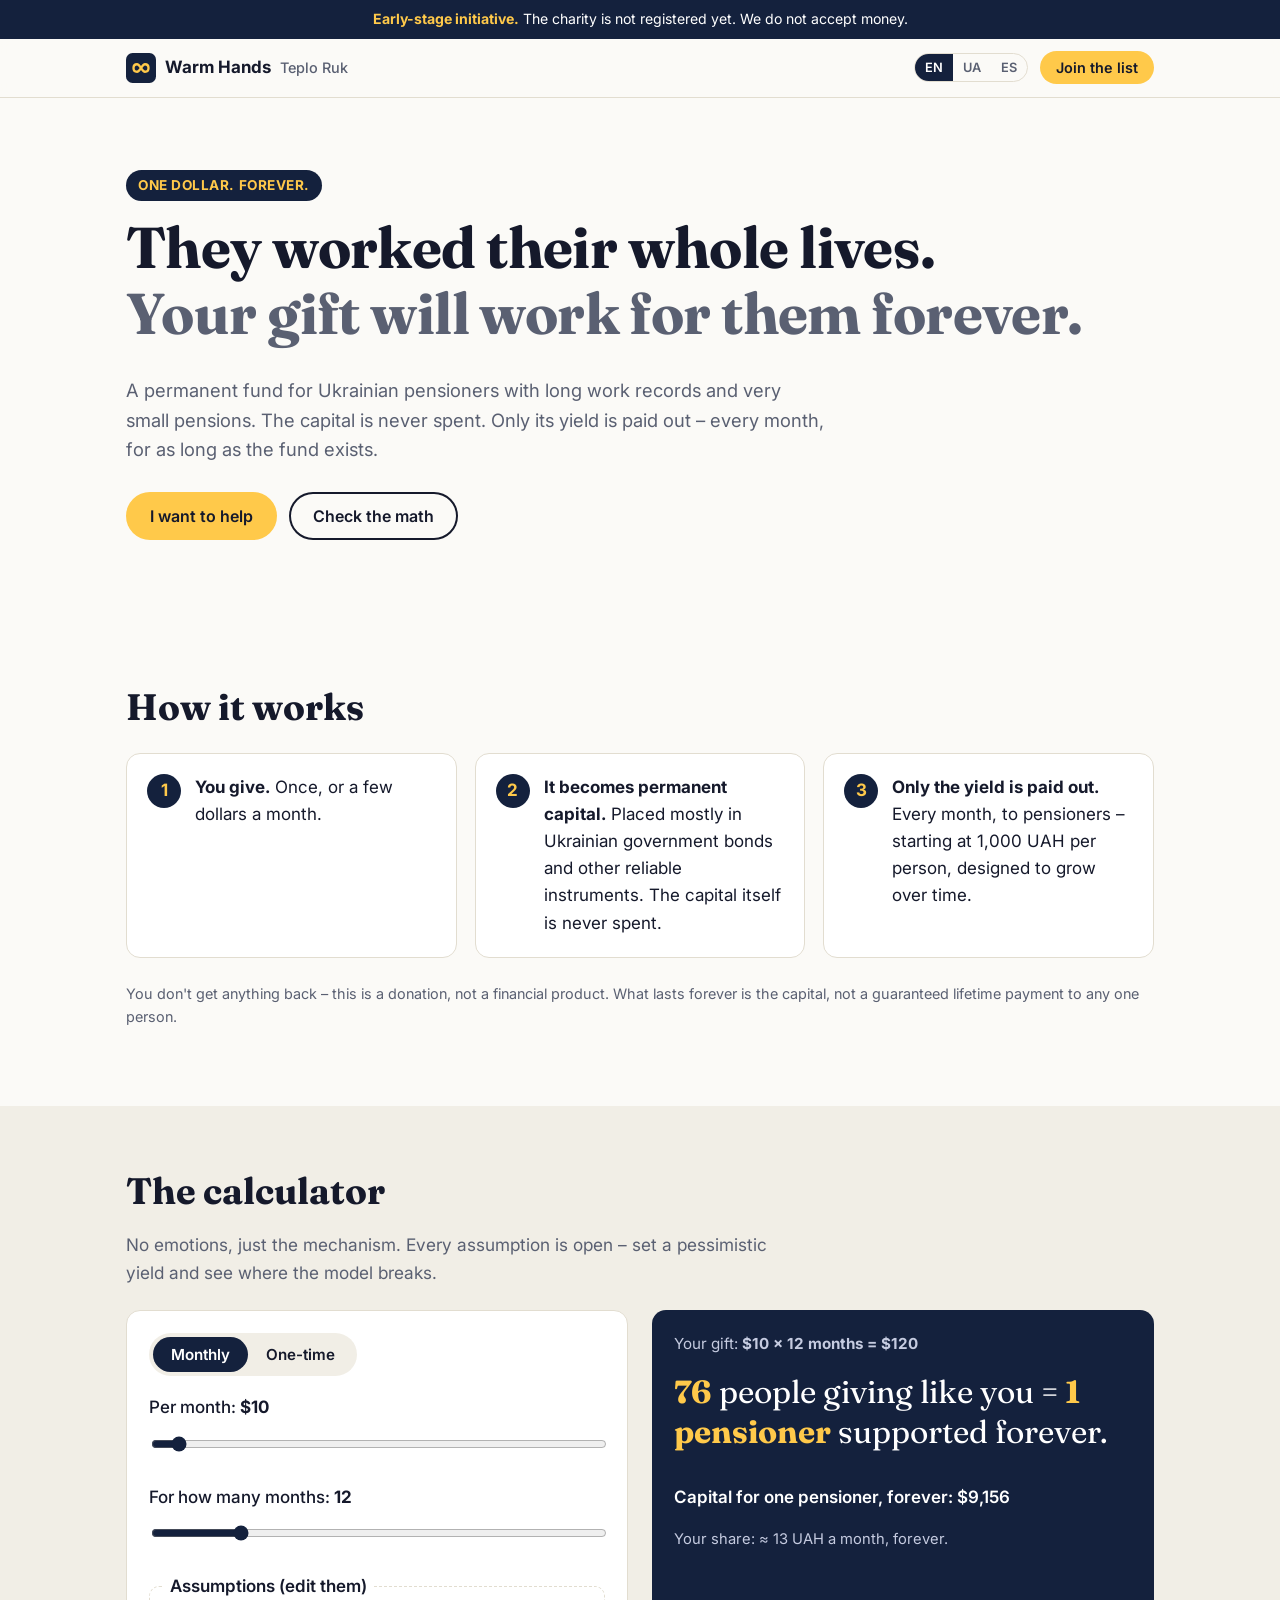
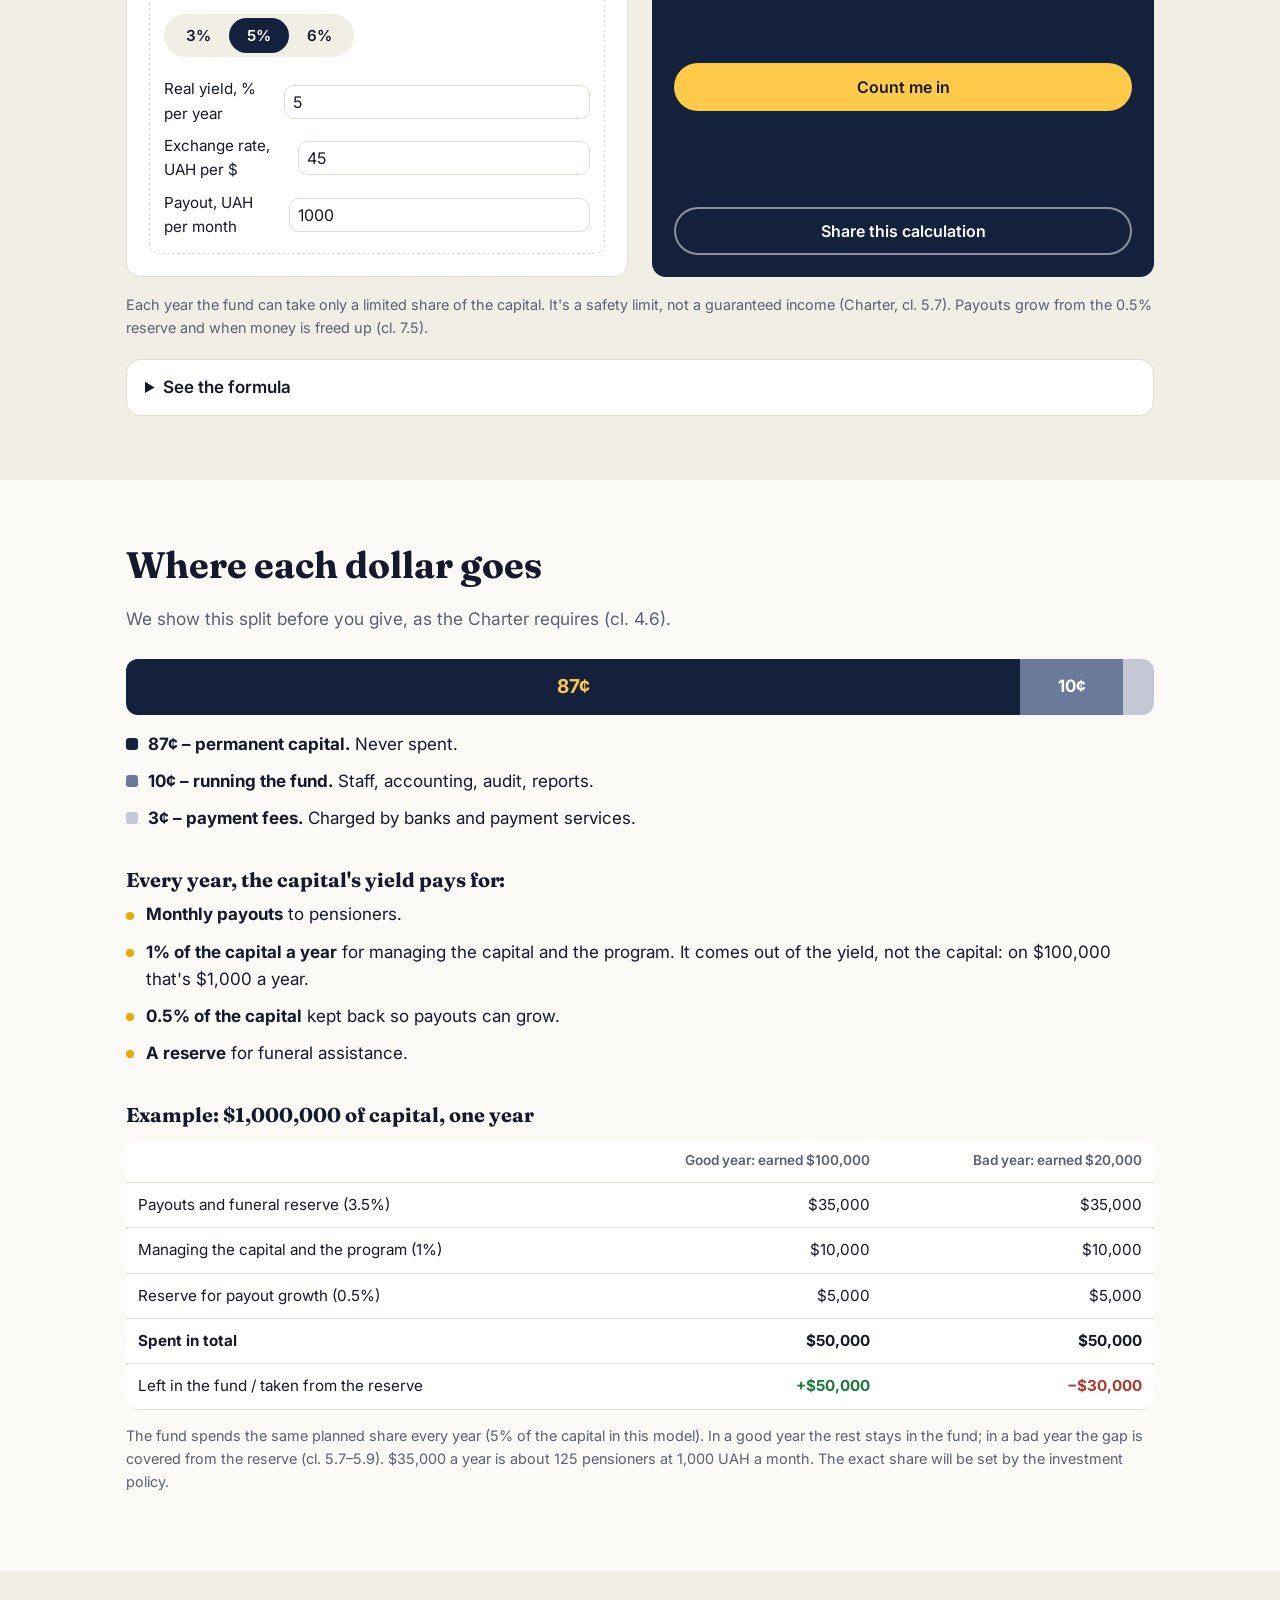
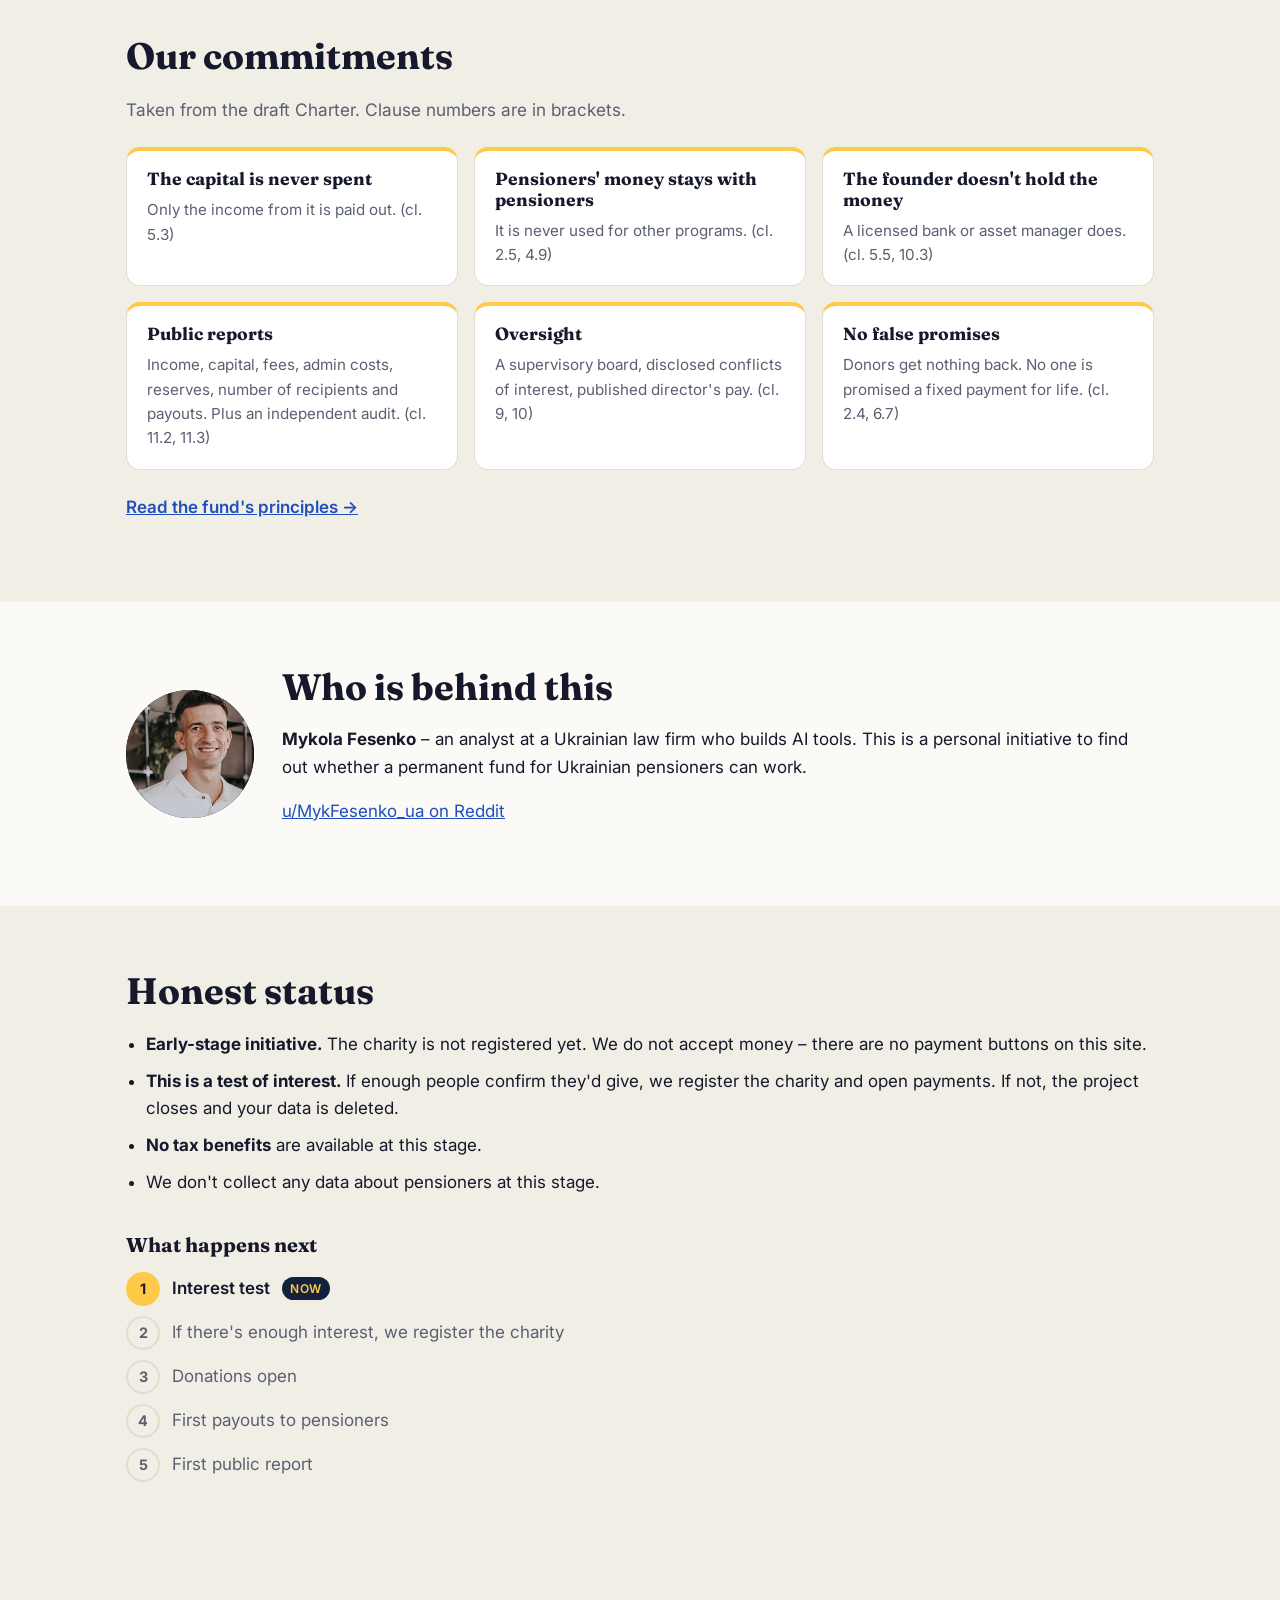
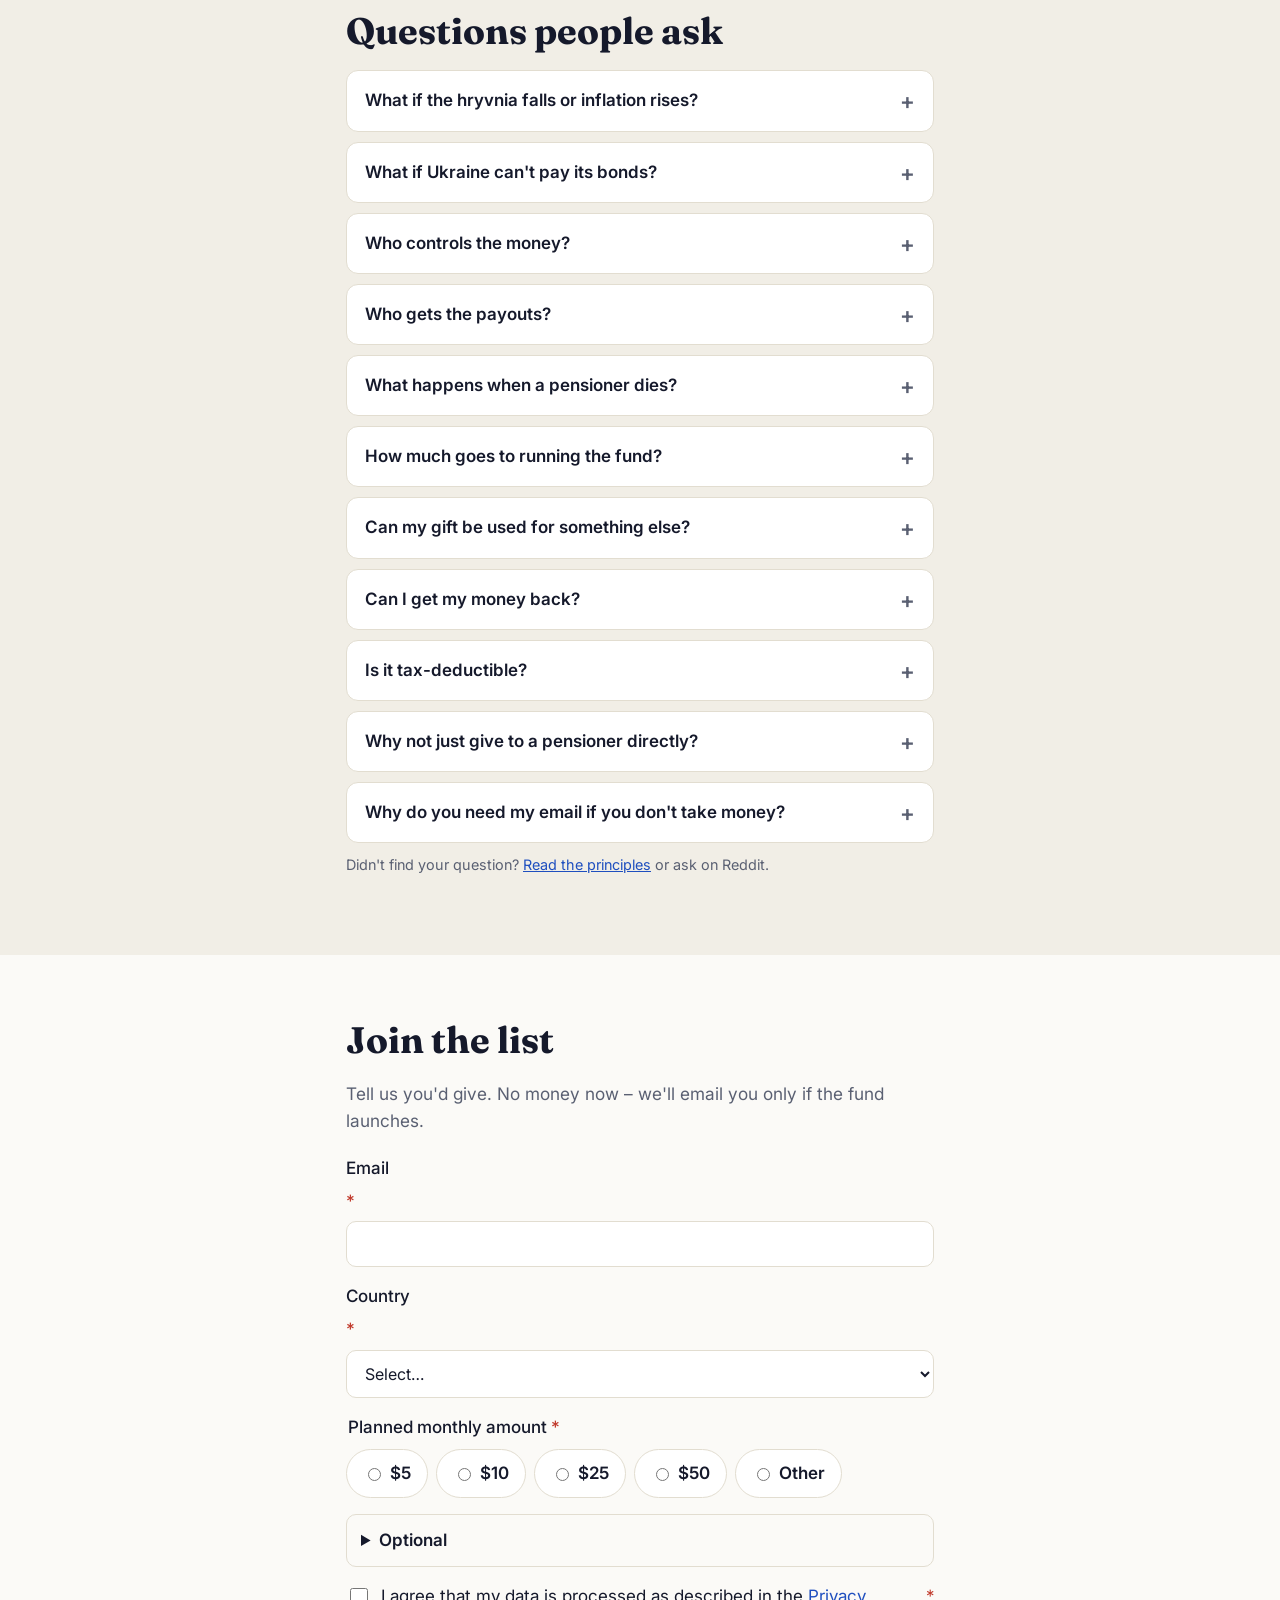
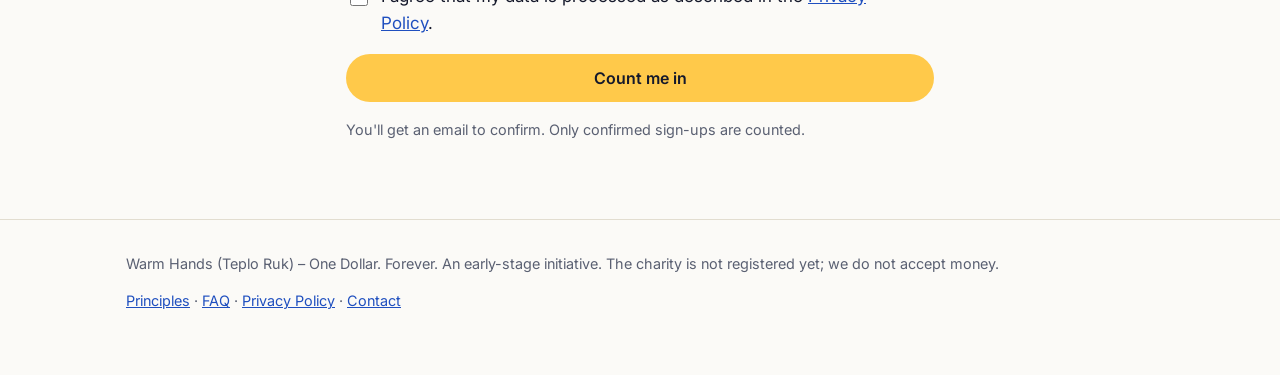
<file: index.html>
<!doctype html>
<html lang="en">
<head>
  <meta charset="utf-8">
  <meta name="viewport" content="width=device-width, initial-scale=1">
  <title>Warm Hands – One Dollar. Forever.</title>
  <meta name="description" content="Warm Hands (Teplo Ruk): a permanent fund for Ukrainian pensioners. The capital is never spent; its yield pays pensioners every month. Early stage: we are measuring interest, not taking money.">
  <meta property="og:title" content="Warm Hands – One Dollar. Forever.">
  <meta property="og:description" content="They worked their whole lives. Your gift will work for them forever.">
  <meta property="og:type" content="website">
  <meta property="og:url" content="https://fesenko89.github.io/teplo-ruk/">
  <meta property="og:image" content="https://fesenko89.github.io/teplo-ruk/og.png">
  <meta property="og:image:width" content="1200">
  <meta property="og:image:height" content="630">
  <meta name="twitter:card" content="summary_large_image">
  <link rel="icon" href="favicon.svg" type="image/svg+xml">
  <link rel="preconnect" href="https://fonts.googleapis.com">
  <link rel="preconnect" href="https://fonts.gstatic.com" crossorigin>
  <link href="https://fonts.googleapis.com/css2?family=Fraunces:opsz,wght@9..144,600;9..144,700&family=Inter:wght@400;500;600;700&display=swap" rel="stylesheet">
  <link rel="stylesheet" href="styles.css?v=202610291724">
</head>
<body>
  <div class="status-bar" data-i18n-html="bar"><strong>Early-stage initiative.</strong> The charity is not registered yet. We do not accept money.</div>

  <header class="site-header">
    <div class="container header-inner">
      <a href="#top" class="brand"><img src="favicon.svg" alt="" width="30" height="30"> <span data-i18n="brand">Warm Hands</span> <span class="brand-sub" data-i18n="brandSub">Teplo Ruk</span></a>
      <div class="header-right">
        <div class="lang" role="group" aria-label="Language">
          <button type="button" data-lang="en">EN</button>
          <button type="button" data-lang="uk">UA</button>
          <button type="button" data-lang="es">ES</button>
        </div>
        <a href="#join" class="btn btn-small hide-xs" data-i18n="nav.join">Join the list</a>
      </div>
    </div>
  </header>

  <main id="top">
    <div id="confirmedBanner" class="banner" hidden>
      <div class="container" data-i18n="confirmed">Thank you – your sign-up is confirmed and counted.</div>
    </div>

    <section class="hero">
      <div class="container">
        <p class="tagline" data-i18n="tagline">One Dollar. Forever.</p>
        <h1 data-i18n-html="hero.title">They worked their whole lives.<br><span>Your gift will work for them forever.</span></h1>
        <p class="lead" data-i18n="hero.lead">A permanent fund for Ukrainian pensioners with long work records and very small pensions. The capital is never spent. Only its yield is paid out – every month, for as long as the fund exists.</p>
        <div class="hero-actions">
          <a href="#join" class="btn" data-i18n="hero.cta1">I want to help</a>
          <a href="#calculator" class="btn btn-ghost" data-i18n="hero.cta2">Check the math</a>
        </div>
        <p class="counter-line" id="counterLine" hidden><span id="counterValue"></span> <span data-i18n="counter">confirmed sign-ups so far</span></p>
      </div>
    </section>

    <section class="section">
      <div class="container">
        <h2 data-i18n="how.title">How it works</h2>
        <ol class="flow">
          <li><span class="flow-n">1</span><div data-i18n-html="how.s1"><strong>You give.</strong> Once, or a few dollars a month.</div></li>
          <li><span class="flow-n">2</span><div data-i18n-html="how.s2"><strong>It becomes permanent capital.</strong> Placed mostly in Ukrainian government bonds and other reliable instruments. The capital itself is never spent.</div></li>
          <li><span class="flow-n">3</span><div data-i18n-html="how.s3"><strong>Only the yield is paid out.</strong> Every month, to pensioners – starting at 1,000 UAH per person, designed to grow over time.</div></li>
        </ol>
        <p class="fine" data-i18n="how.fine">You don't get anything back – this is a donation, not a financial product. What lasts forever is the capital, not a guaranteed lifetime payment to any one person.</p>
      </div>
    </section>

    <section id="calculator" class="section section-alt">
      <div class="container">
        <h2 data-i18n="calc.title">The calculator</h2>
        <p class="section-lead" data-i18n="calc.lead">No emotions, just the mechanism. Every assumption is open – set a pessimistic yield and see where the model breaks.</p>

        <div class="calc">
          <div class="calc-inputs">
            <div class="seg" role="group" aria-label="Gift type">
              <button type="button" data-mode="monthly" aria-pressed="true" data-i18n="calc.monthly">Monthly</button>
              <button type="button" data-mode="once" aria-pressed="false" data-i18n="calc.once">One-time</button>
            </div>

            <div class="field" data-show="monthly">
              <label for="monthlyAmt"><span data-i18n="calc.perMonth">Per month:</span> <output id="monthlyOut">$10</output></label>
              <input type="range" id="monthlyAmt" min="1" max="200" step="1" value="10">
            </div>
            <div class="field" data-show="monthly">
              <label for="months"><span data-i18n="calc.months">For how many months:</span> <output id="monthsOut">12</output></label>
              <input type="range" id="months" min="1" max="60" step="1" value="12">
            </div>
            <div class="field" data-show="once" hidden>
              <label for="onceAmt"><span data-i18n="calc.onceGift">One-time gift:</span> <output id="onceOut">$100</output></label>
              <input type="range" id="onceAmt" min="5" max="5000" step="5" value="100">
            </div>

            <fieldset class="assumptions">
              <legend data-i18n="calc.assumptions">Assumptions (edit them)</legend>
              <div class="seg seg-small" role="group" aria-label="Yield scenario">
                <button type="button" data-r="3">3%</button>
                <button type="button" data-r="5" aria-pressed="true">5%</button>
                <button type="button" data-r="6">6%</button>
              </div>
              <label><span data-i18n="calc.r">Real yield, % per year</span> <input type="number" id="r" step="0.1" min="0" max="20"></label>
              <label><span data-i18n="calc.fx">Exchange rate, UAH per $</span> <input type="number" id="fx" step="0.5" min="1"></label>
              <label><span data-i18n="calc.payout">Payout, UAH per month</span> <input type="number" id="payout" step="50" min="1"></label>
            </fieldset>
          </div>

          <div class="calc-result" aria-live="polite">
            <p class="res-label"><span data-i18n="calc.yourGift">Your gift:</span> <strong id="giftTotal"></strong></p>
            <p class="res-main" id="resMain"></p>
            <p class="res-cost" id="resCost"></p>
            <p class="res-small" id="resSmall"></p>
            <p class="res-warn" id="resWarn" hidden></p>
            <a href="#join" class="btn btn-block" data-i18n="form.submit">Count me in</a>
            <button type="button" class="btn btn-block btn-on-dark" id="shareCalc" data-i18n="calc.shareBtn">Share this calculation</button>
            <p class="share-note" id="shareCalcNote" hidden></p>
          </div>
        </div>

        <p class="fine calc-note" data-i18n="calc.note">Each year the fund can take only a limited share of the capital. It's a safety limit, not a guaranteed income (Charter, cl. 5.7). Payouts grow from the 0.5% reserve and when money is freed up (cl. 7.5).</p>

        <details class="math">
          <summary data-i18n="math.summary">See the formula</summary>
          <pre data-i18n="math.pre">w = r − 1% − 0.5%
    (payout rate = real yield − 1% administration − 0.5% reserved for payout growth)
P = 12 × payout / fx
    (one pensioner's yearly payout, in $)
C = P × (1 + 1.25 × w) / w / (0.90 × 0.965)
    1.25  → reserve for funeral assistance
    0.90  → 10% of each gift funds the work of the fund
    0.965 → 3.5% payment processing fees

C is the capital needed to support one pensioner forever.</pre>
          <p><span data-i18n="math.q">Think a number is wrong?</span> <a id="redditLink" href="#" target="_blank" rel="noopener" data-i18n="math.link">Tell us where the math is wrong</a> <span data-i18n="math.tail">– we'd rather hear it now.</span></p>
        </details>
      </div>
    </section>

    <section id="dollar" class="section">
      <div class="container">
        <h2 data-i18n="dollar.title">Where each dollar goes</h2>
        <p class="section-lead" data-i18n="dollar.lead">We show this split before you give, as the Charter requires (cl. 4.6).</p>
        <div class="split" aria-hidden="true">
          <div class="split-cap" style="flex:87">87¢</div>
          <div class="split-ops" style="flex:10">10¢</div>
          <div class="split-fee" style="flex:3"></div>
        </div>
        <ul class="split-legend">
          <li><i class="dot dot-cap"></i><span data-i18n-html="dollar.cap"><strong>87¢ – permanent capital.</strong> Never spent.</span></li>
          <li><i class="dot dot-ops"></i><span data-i18n-html="dollar.ops"><strong>10¢ – running the fund.</strong> Staff, accounting, audit, reports.</span></li>
          <li><i class="dot dot-fee"></i><span data-i18n-html="dollar.fee"><strong>3¢ – payment fees.</strong> Charged by banks and payment services.</span></li>
        </ul>
        <h3 class="sub" data-i18n="dollar.yieldTitle">Every year, the capital's yield pays for:</h3>
        <ul class="yield-list">
          <li data-i18n-html="dollar.y1"><strong>Monthly payouts</strong> to pensioners.</li>
          <li data-i18n-html="dollar.y2"><strong>1% of the capital a year</strong> for managing the capital and the program. It comes out of the yield, not the capital: on $100,000 that's $1,000 a year.</li>
          <li data-i18n-html="dollar.y3"><strong>0.5% of the capital</strong> kept back so payouts can grow.</li>
          <li data-i18n-html="dollar.y4"><strong>A reserve</strong> for funeral assistance.</li>
        </ul>

        <h3 class="sub" data-i18n="ex.title">Example: $1,000,000 of capital, one year</h3>
        <div class="ex-wrap">
          <table class="ex-table">
            <thead>
              <tr><th></th><th data-i18n="ex.good">Good year: earned $100,000</th><th data-i18n="ex.bad">Bad year: earned $20,000</th></tr>
            </thead>
            <tbody>
              <tr><td data-i18n="ex.r1">Payouts and funeral reserve (3.5%)</td><td>$35,000</td><td>$35,000</td></tr>
              <tr><td data-i18n="ex.r2">Managing the capital and the program (1%)</td><td>$10,000</td><td>$10,000</td></tr>
              <tr><td data-i18n="ex.r3">Reserve for payout growth (0.5%)</td><td>$5,000</td><td>$5,000</td></tr>
              <tr class="ex-total"><td data-i18n="ex.r4">Spent in total</td><td>$50,000</td><td>$50,000</td></tr>
              <tr><td data-i18n="ex.r5">Left in the fund / taken from the reserve</td><td class="pos">+$50,000</td><td class="neg">−$30,000</td></tr>
            </tbody>
          </table>
        </div>
        <p class="fine" data-i18n="ex.note">The fund spends the same planned share every year (5% of the capital in this model). In a good year the rest stays in the fund; in a bad year the gap is covered from the reserve (cl. 5.7–5.9). $35,000 a year is about 125 pensioners at 1,000 UAH a month. The exact share will be set by the investment policy.</p>
      </div>
    </section>

    <section id="commitments" class="section section-alt">
      <div class="container">
        <h2 data-i18n="commit.title">Our commitments</h2>
        <p class="section-lead" data-i18n="commit.lead">Taken from the draft Charter. Clause numbers are in brackets.</p>
        <div class="commit-grid">
          <div><h3 data-i18n="commit.t1">The capital is never spent</h3><p data-i18n="commit.p1">Only the income from it is paid out. (cl. 5.3)</p></div>
          <div><h3 data-i18n="commit.t2">Pensioners' money stays with pensioners</h3><p data-i18n="commit.p2">It is never used for other programs. (cl. 2.5, 4.9)</p></div>
          <div><h3 data-i18n="commit.t3">The founder doesn't hold the money</h3><p data-i18n="commit.p3">A licensed bank or asset manager does. (cl. 5.5, 10.3)</p></div>
          <div><h3 data-i18n="commit.t4">Public reports</h3><p data-i18n="commit.p4">Income, capital, fees, admin costs, reserves, number of recipients and payouts. Plus an independent audit. (cl. 11.2, 11.3)</p></div>
          <div><h3 data-i18n="commit.t5">Oversight</h3><p data-i18n="commit.p5">A supervisory board, disclosed conflicts of interest, published director's pay. (cl. 9, 10)</p></div>
          <div><h3 data-i18n="commit.t6">No false promises</h3><p data-i18n="commit.p6">Donors get nothing back. No one is promised a fixed payment for life. (cl. 2.4, 6.7)</p></div>
        </div>
        <p><a href="principles.html" class="more" data-i18n="commit.more">Read the fund's principles →</a></p>
      </div>
    </section>

    <section class="section">
      <div class="container about">
        <div class="avatar" aria-hidden="true">
          <img src="mykola.jpg" alt="" onerror="this.remove()">
          <span>MF</span>
        </div>
        <div>
          <h2 data-i18n="about.title">Who is behind this</h2>
          <p data-i18n-html="about.p"><strong>Mykola Fesenko</strong> – an analyst at a Ukrainian law firm who builds AI tools. This is a personal initiative to find out whether a permanent fund for Ukrainian pensioners can work.</p>
          <p><a id="redditProfile" href="#" target="_blank" rel="noopener" data-i18n="about.reddit">u/MykFesenko_ua on Reddit</a></p>
        </div>
      </div>
    </section>

    <section class="section section-alt">
      <div class="container">
        <h2 data-i18n="status.title">Honest status</h2>
        <ul class="status-list">
          <li data-i18n-html="status.l1"><strong>Early-stage initiative.</strong> The charity is not registered yet. We do not accept money – there are no payment buttons on this site.</li>
          <li data-i18n-html="status.l2"><strong>This is a test of interest.</strong> If enough people confirm they'd give, we register the charity and open payments. If not, the project closes and your data is deleted.</li>
          <li data-i18n-html="status.l3"><strong>No tax benefits</strong> are available at this stage.</li>
          <li data-i18n="status.l4">We don't collect any data about pensioners at this stage.</li>
        </ul>

        <h3 class="sub" data-i18n="road.title">What happens next</h3>
        <ol class="road">
          <li class="now"><span data-i18n="road.1">Interest test</span> <em data-i18n="road.now">now</em></li>
          <li data-i18n="road.2">If there's enough interest, we register the charity</li>
          <li data-i18n="road.3">Donations open</li>
          <li data-i18n="road.4">First payouts to pensioners</li>
          <li data-i18n="road.5">First public report</li>
        </ol>
      </div>
    </section>

    <section id="faq" class="section section-alt">
      <div class="container narrow">
        <h2 data-i18n="faq.title">Questions people ask</h2>
          <details class="faq-item"><summary data-i18n="faq.q1">What if the hryvnia falls or inflation rises?</summary><p data-i18n="faq.a1">The calculator uses real yield, which is yield after inflation. Payouts are in hryvnias, so the fund can adjust them under published program rules. That's why you can test a pessimistic 3%.</p></details>
          <details class="faq-item"><summary data-i18n="faq.q2">What if Ukraine can't pay its bonds?</summary><p data-i18n="faq.a2">That risk is real. Government bonds are the main holding, not the only one. The investment policy limits risk and requires diversification (cl. 5.6). The fund doesn't promise any yield (cl. 4.7).</p></details>
          <details class="faq-item"><summary data-i18n="faq.q3">Who controls the money?</summary><p data-i18n="faq.a3">A licensed bank or asset manager, not the founder (cl. 5.5, 10.3). A supervisory board oversees the director. Any deal with related people must be approved and published (cl. 10).</p></details>
          <details class="faq-item"><summary data-i18n="faq.q4">Who gets the payouts?</summary><p data-i18n="faq.a4">Pensioners with long work records and very small pensions, chosen by published criteria that apply equally to everyone (cl. 3). They confirm their details every six months (cl. 6.4). If money is short, there's a waiting list (cl. 6.3).</p></details>
          <details class="faq-item"><summary data-i18n="faq.q5">What happens when a pensioner dies?</summary><p data-i18n="faq.a5">Payments stop. The freed money goes to other participants or raises their payouts (cl. 7.3–7.5). It doesn't pass to heirs (cl. 7.2). The fund may also help with the funeral (cl. 7.6).</p></details>
          <details class="faq-item"><summary data-i18n="faq.q6">How much goes to running the fund?</summary><p data-i18n="faq.a6">10% of each gift, plus 1% of the capital a year. We show this before you give (cl. 4.6). The director's salary is published in the reports (cl. 9.9).</p></details>
          <details class="faq-item"><summary data-i18n="faq.q7">Can my gift be used for something else?</summary><p data-i18n="faq.a7">No. Money given for pensioners is never used for other programs (cl. 2.5, 4.9).</p></details>
          <details class="faq-item"><summary data-i18n="faq.q8">Can I get my money back?</summary><p data-i18n="faq.a8">No. It's a donation: you don't get anything back, now or later (cl. 2.4).</p></details>
          <details class="faq-item"><summary data-i18n="faq.q9">Is it tax-deductible?</summary><p data-i18n="faq.a9">Not at this stage.</p></details>
          <details class="faq-item"><summary data-i18n="faq.q10">Why not just give to a pensioner directly?</summary><p data-i18n="faq.a10">Direct help runs out. Here the capital stays, and its yield keeps paying year after year.</p></details>
          <details class="faq-item"><summary data-i18n="faq.q11">Why do you need my email if you don't take money?</summary><p data-i18n="faq.a11">To count real interest, and to write to you once if the fund launches. Nothing else.</p></details>
        <p class="fine" data-i18n-html="faq.more">Didn't find your question? <a href="principles.html">Read the principles</a> or ask on Reddit.</p>
      </div>
    </section>

    <section id="join" class="section">
      <div class="container narrow">
        <h2 data-i18n="form.title">Join the list</h2>
        <p class="section-lead" data-i18n="form.lead">Tell us you'd give. No money now – we'll email you only if the fund launches.</p>

        <form id="signupForm" class="form" novalidate>
          <label><span data-i18n="form.email">Email</span> <span class="req">*</span>
            <input type="email" name="email" required autocomplete="email">
          </label>
          <label><span data-i18n="form.country">Country</span> <span class="req">*</span>
            <select name="country" id="country" required></select>
          </label>
          <fieldset>
            <legend><span data-i18n="form.amount">Planned monthly amount</span> <span class="req">*</span></legend>
            <div class="chips">
              <label><input type="radio" name="amount" value="5" required> $5</label>
              <label><input type="radio" name="amount" value="10"> $10</label>
              <label><input type="radio" name="amount" value="25"> $25</label>
              <label><input type="radio" name="amount" value="50"> $50</label>
              <label><input type="radio" name="amount" value="other"> <span data-i18n="form.other">Other</span></label>
            </div>
            <input type="number" name="amountOther" id="amountOther" min="1" placeholder="Amount in $" data-i18n-placeholder="form.otherPh" hidden>
          </fieldset>

          <details class="optional">
            <summary data-i18n="form.optional">Optional</summary>
            <label><span data-i18n-html="form.employer">Employer <small>(helps us estimate corporate matching)</small></span>
              <input type="text" name="employer" autocomplete="organization">
            </label>
            <label class="check"><input type="checkbox" name="bigger" value="yes"> <span data-i18n="form.bigger">I'm open to discussing a larger gift or a gift from my company</span></label>
            <label><span data-i18n="form.source">How did you hear about us?</span>
              <select name="source">
                <option value="">–</option>
                <option value="Reddit">Reddit</option>
                <option value="A friend" data-i18n="form.src.friend">A friend</option>
                <option value="Other social media" data-i18n="form.src.social">Other social media</option>
                <option value="Other" data-i18n="form.src.other">Other</option>
              </select>
            </label>
          </details>

          <input type="text" name="website" class="hp" tabindex="-1" autocomplete="off" aria-hidden="true">

          <label class="check"><input type="checkbox" name="consent" value="yes" required> <span data-i18n-html="form.consent">I agree that my data is processed as described in the <a href="privacy.html" target="_blank">Privacy Policy</a>.</span> <span class="req">*</span></label>

          <p class="form-error" id="formError" hidden></p>
          <button type="submit" class="btn btn-block" id="submitBtn" data-i18n="form.submit">Count me in</button>
          <p class="fine" data-i18n="form.fine">You'll get an email to confirm. Only confirmed sign-ups are counted.</p>
        </form>

        <div id="thanks" class="thanks" hidden>
          <h3 data-i18n="thanks.title">Almost done – check your inbox.</h3>
          <p data-i18n="thanks.p1">Click the link in the email to confirm. Only confirmed sign-ups count.</p>
          <p data-i18n-html="thanks.p2"><strong>Your personal invite link.</strong> We count how many people join through it:</p>
          <div class="ref">
            <input type="text" id="refLink" readonly>
            <button type="button" class="btn btn-small" id="copyRef" data-i18n="thanks.copy">Copy</button>
          </div>
          <p class="share-title" data-i18n="thanks.shareTitle">Or share it:</p>
          <div class="share-row">
            <a id="shReddit" class="share-btn" href="#" target="_blank" rel="noopener">Reddit</a>
            <a id="shTelegram" class="share-btn" href="#" target="_blank" rel="noopener">Telegram</a>
            <a id="shWhatsApp" class="share-btn" href="#" target="_blank" rel="noopener">WhatsApp</a>
            <button id="shNative" type="button" class="share-btn" hidden data-i18n="thanks.more">More…</button>
          </div>
        </div>
      </div>
    </section>
  </main>

  <footer class="site-footer">
    <div class="container">
      <p data-i18n="footer.p">Warm Hands (Teplo Ruk) – One Dollar. Forever. An early-stage initiative. The charity is not registered yet; we do not accept money.</p>
      <p><a href="principles.html" data-i18n="footer.principles">Principles</a> · <a href="#faq" data-i18n="footer.faq">FAQ</a> · <a href="privacy.html" data-i18n="footer.privacy">Privacy Policy</a> · <a id="contactLink" href="#" data-i18n="footer.contact">Contact</a></p>
    </div>
  </footer>

  <script src="config.js?v=202610291724"></script>
  <script src="i18n.js?v=202610291724"></script>
  <script src="app.js?v=202610291724"></script>
</body>
</html>
</file>
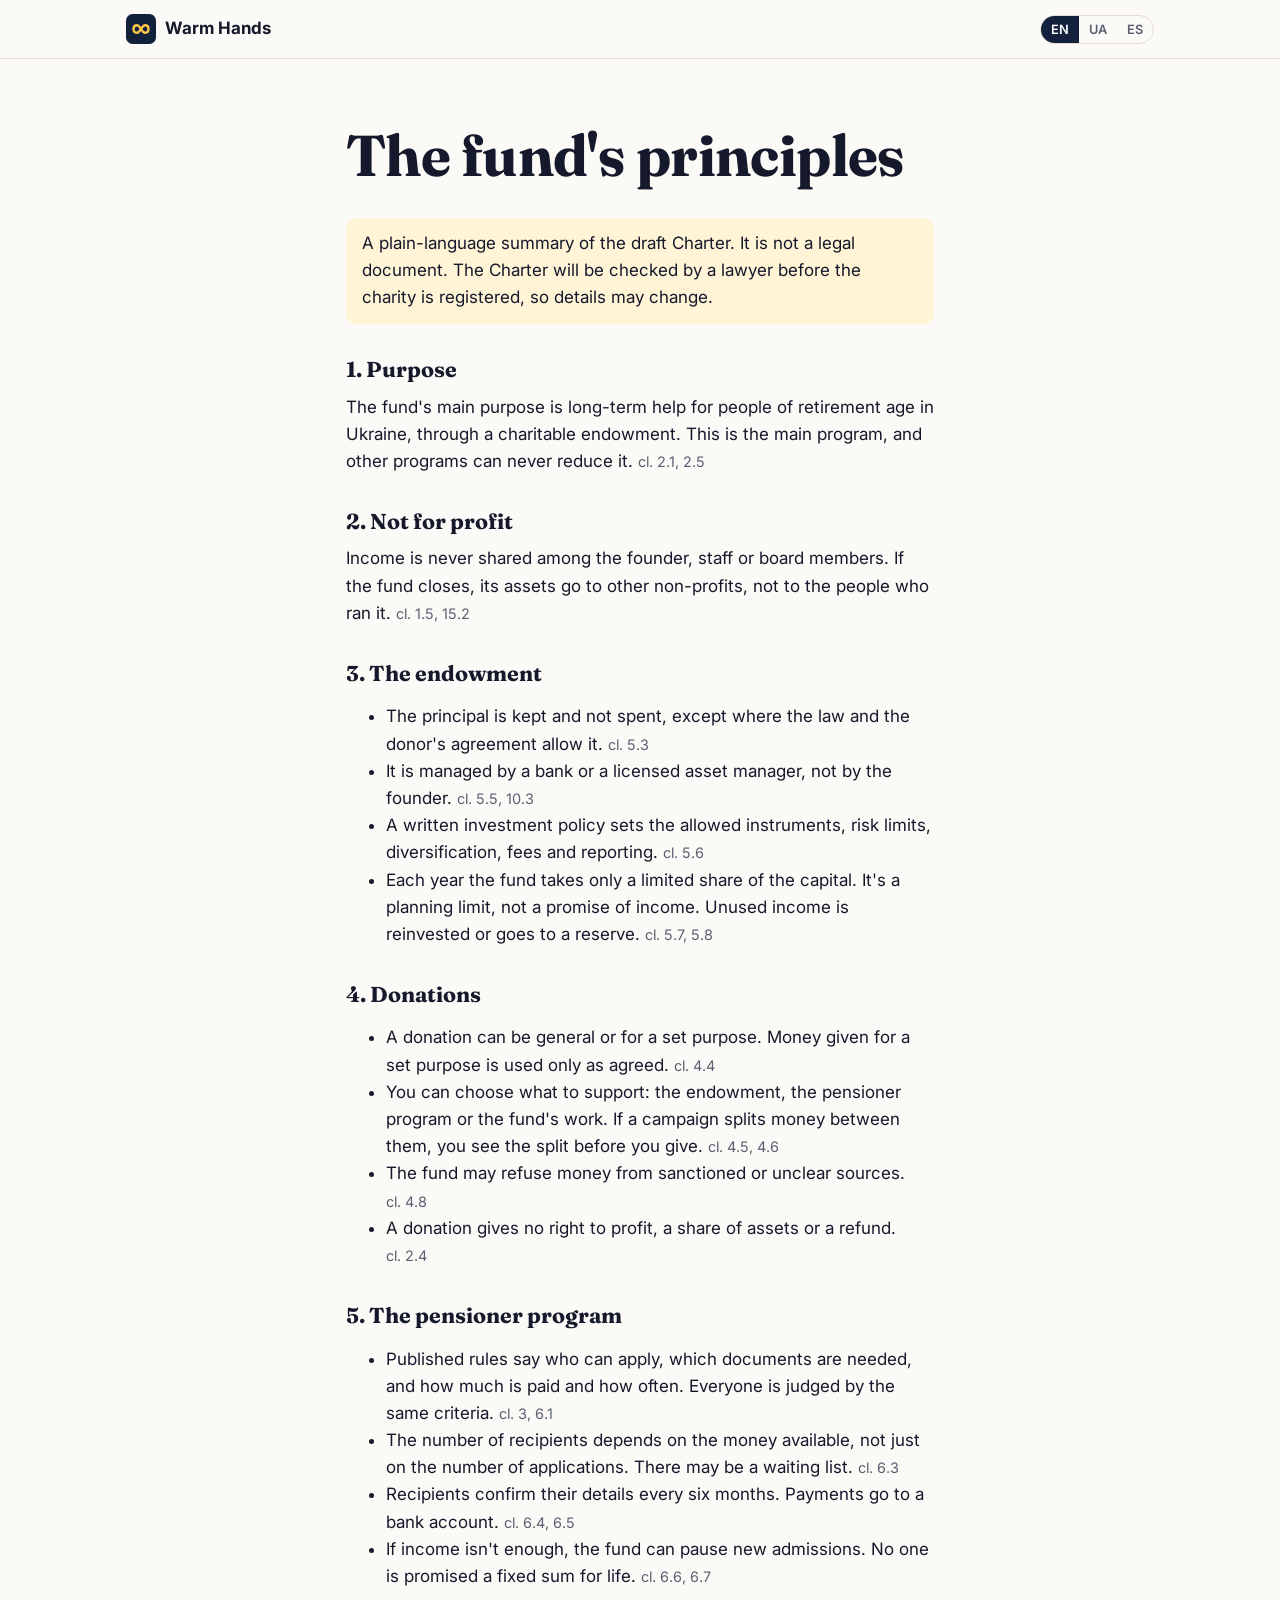
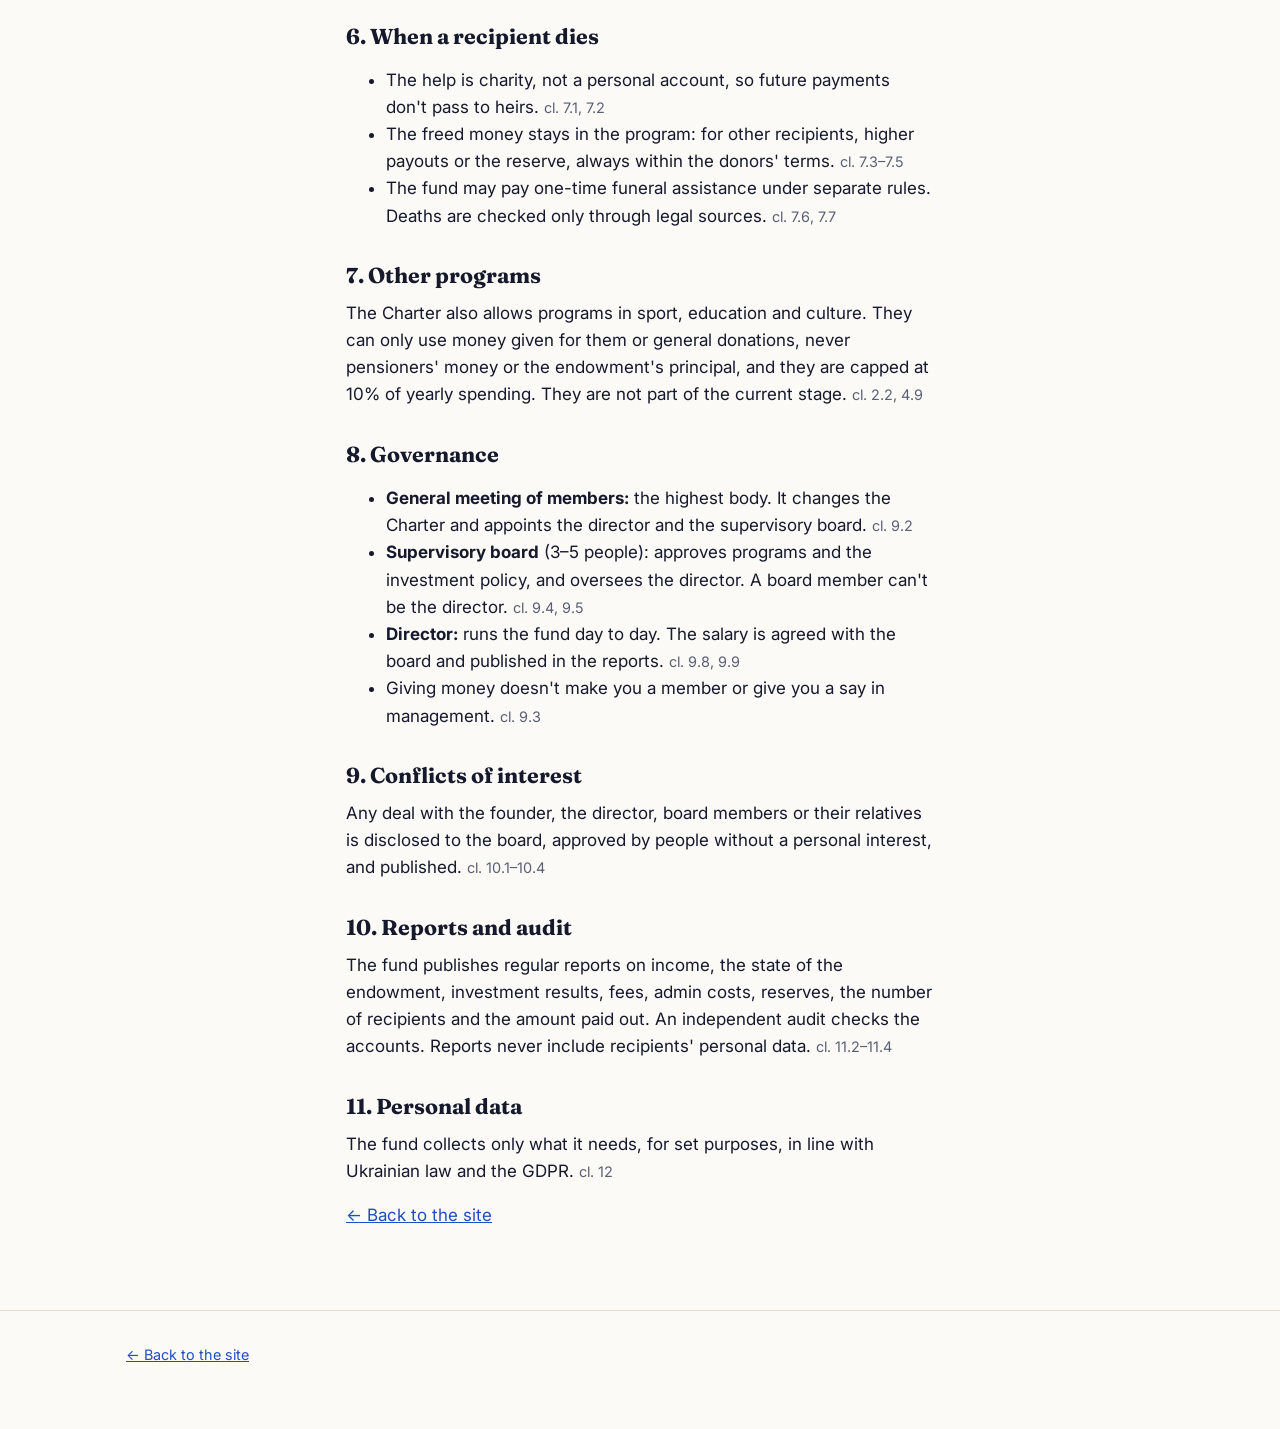
<file: principles.html>
<!doctype html>
<html lang="en">
<head>
  <meta charset="utf-8">
  <meta name="viewport" content="width=device-width, initial-scale=1">
  <title>Principles – Warm Hands</title>
  <meta name="description" content="The draft Charter of Warm Hands (Teplo Ruk) in plain language: the endowment, donations, the pensioner program, governance and reports.">
  <link rel="icon" href="favicon.svg" type="image/svg+xml">
  <link rel="preconnect" href="https://fonts.googleapis.com">
  <link rel="preconnect" href="https://fonts.gstatic.com" crossorigin>
  <link href="https://fonts.googleapis.com/css2?family=Fraunces:opsz,wght@9..144,600;9..144,700&family=Inter:wght@400;500;600;700&display=swap" rel="stylesheet">
  <link rel="stylesheet" href="styles.css?v=202610291724">
</head>
<body>
  <header class="site-header">
    <div class="container header-inner">
      <a href="./" class="brand"><img src="favicon.svg" alt="" width="30" height="30"> <span class="brand-name">Warm Hands</span></a>
      <div class="lang" role="group" aria-label="Language">
        <button type="button" data-lang="en">EN</button>
        <button type="button" data-lang="uk">UA</button>
        <button type="button" data-lang="es">ES</button>
      </div>
    </div>
  </header>

  <main class="section">
    <article class="container narrow policy" data-page-lang="en" lang="en">
      <h1>The fund's principles</h1>
      <p class="draft-note">A plain-language summary of the draft Charter. It is not a legal document. The Charter will be checked by a lawyer before the charity is registered, so details may change.</p>

      <h2>1. Purpose</h2>
      <p>The fund's main purpose is long-term help for people of retirement age in Ukraine, through a charitable endowment. This is the main program, and other programs can never reduce it. <span class="cl">cl. 2.1, 2.5</span></p>

      <h2>2. Not for profit</h2>
      <p>Income is never shared among the founder, staff or board members. If the fund closes, its assets go to other non-profits, not to the people who ran it. <span class="cl">cl. 1.5, 15.2</span></p>

      <h2>3. The endowment</h2>
      <ul>
        <li>The principal is kept and not spent, except where the law and the donor's agreement allow it. <span class="cl">cl. 5.3</span></li>
        <li>It is managed by a bank or a licensed asset manager, not by the founder. <span class="cl">cl. 5.5, 10.3</span></li>
        <li>A written investment policy sets the allowed instruments, risk limits, diversification, fees and reporting. <span class="cl">cl. 5.6</span></li>
        <li>Each year the fund takes only a limited share of the capital. It's a planning limit, not a promise of income. Unused income is reinvested or goes to a reserve. <span class="cl">cl. 5.7, 5.8</span></li>
      </ul>

      <h2>4. Donations</h2>
      <ul>
        <li>A donation can be general or for a set purpose. Money given for a set purpose is used only as agreed. <span class="cl">cl. 4.4</span></li>
        <li>You can choose what to support: the endowment, the pensioner program or the fund's work. If a campaign splits money between them, you see the split before you give. <span class="cl">cl. 4.5, 4.6</span></li>
        <li>The fund may refuse money from sanctioned or unclear sources. <span class="cl">cl. 4.8</span></li>
        <li>A donation gives no right to profit, a share of assets or a refund. <span class="cl">cl. 2.4</span></li>
      </ul>

      <h2>5. The pensioner program</h2>
      <ul>
        <li>Published rules say who can apply, which documents are needed, and how much is paid and how often. Everyone is judged by the same criteria. <span class="cl">cl. 3, 6.1</span></li>
        <li>The number of recipients depends on the money available, not just on the number of applications. There may be a waiting list. <span class="cl">cl. 6.3</span></li>
        <li>Recipients confirm their details every six months. Payments go to a bank account. <span class="cl">cl. 6.4, 6.5</span></li>
        <li>If income isn't enough, the fund can pause new admissions. No one is promised a fixed sum for life. <span class="cl">cl. 6.6, 6.7</span></li>
      </ul>

      <h2>6. When a recipient dies</h2>
      <ul>
        <li>The help is charity, not a personal account, so future payments don't pass to heirs. <span class="cl">cl. 7.1, 7.2</span></li>
        <li>The freed money stays in the program: for other recipients, higher payouts or the reserve, always within the donors' terms. <span class="cl">cl. 7.3–7.5</span></li>
        <li>The fund may pay one-time funeral assistance under separate rules. Deaths are checked only through legal sources. <span class="cl">cl. 7.6, 7.7</span></li>
      </ul>

      <h2>7. Other programs</h2>
      <p>The Charter also allows programs in sport, education and culture. They can only use money given for them or general donations, never pensioners' money or the endowment's principal, and they are capped at 10% of yearly spending. They are not part of the current stage. <span class="cl">cl. 2.2, 4.9</span></p>

      <h2>8. Governance</h2>
      <ul>
        <li><strong>General meeting of members:</strong> the highest body. It changes the Charter and appoints the director and the supervisory board. <span class="cl">cl. 9.2</span></li>
        <li><strong>Supervisory board</strong> (3–5 people): approves programs and the investment policy, and oversees the director. A board member can't be the director. <span class="cl">cl. 9.4, 9.5</span></li>
        <li><strong>Director:</strong> runs the fund day to day. The salary is agreed with the board and published in the reports. <span class="cl">cl. 9.8, 9.9</span></li>
        <li>Giving money doesn't make you a member or give you a say in management. <span class="cl">cl. 9.3</span></li>
      </ul>

      <h2>9. Conflicts of interest</h2>
      <p>Any deal with the founder, the director, board members or their relatives is disclosed to the board, approved by people without a personal interest, and published. <span class="cl">cl. 10.1–10.4</span></p>

      <h2>10. Reports and audit</h2>
      <p>The fund publishes regular reports on income, the state of the endowment, investment results, fees, admin costs, reserves, the number of recipients and the amount paid out. An independent audit checks the accounts. Reports never include recipients' personal data. <span class="cl">cl. 11.2–11.4</span></p>

      <h2>11. Personal data</h2>
      <p>The fund collects only what it needs, for set purposes, in line with Ukrainian law and the GDPR. <span class="cl">cl. 12</span></p>

      <p><a href="./" class="back-link">← Back to the site</a></p>
    </article>

    <article class="container narrow policy" data-page-lang="uk" lang="uk" hidden>
      <h1>Принципи фонду</h1>
      <p class="draft-note">Короткий виклад проєкту Статуту простою мовою. Це не юридичний документ. Перед реєстрацією фонду Статут перевірить юрист, тож деталі можуть змінитися.</p>

      <h2>1. Мета</h2>
      <p>Головна мета фонду – довгострокова допомога людям пенсійного віку в Україні через благодійний ендавмент. Це основна програма, і інші програми ніколи не можуть її зменшувати. <span class="cl">п. 2.1, 2.5</span></p>

      <h2>2. Неприбутковість</h2>
      <p>Доходи фонду ніколи не розподіляються між засновником, працівниками чи членами органів управління. Якщо фонд закриється, його активи перейдуть іншим неприбутковим організаціям, а не тим, хто ним керував. <span class="cl">п. 1.5, 15.2</span></p>

      <h2>3. Ендавмент</h2>
      <ul>
        <li>Основна сума зберігається і не витрачається, крім випадків, які прямо дозволяють закон і договір із благодійником. <span class="cl">п. 5.3</span></li>
        <li>Нею управляє банк або ліцензований управитель активів, а не засновник. <span class="cl">п. 5.5, 10.3</span></li>
        <li>Інвестиційна політика визначає дозволені інструменти, рівень ризику, диверсифікацію, комісії та звітність. <span class="cl">п. 5.6</span></li>
        <li>Щороку фонд бере лише обмежену частку капіталу. Це ліміт планування, а не обіцянка доходу. Невикористаний дохід реінвестується або йде в резерв. <span class="cl">п. 5.7, 5.8</span></li>
      </ul>

      <h2>4. Пожертви</h2>
      <ul>
        <li>Пожертва може бути загальною або цільовою. Цільові кошти використовуються лише так, як погоджено. <span class="cl">п. 4.4</span></li>
        <li>Ви можете обрати, що підтримати: ендавмент, програму для пенсіонерів чи роботу фонду. Якщо збір розподіляє гроші між ними, ви бачите пропорцію до внеску. <span class="cl">п. 4.5, 4.6</span></li>
        <li>Фонд може відмовитися від грошей із підсанкційних чи непрозорих джерел. <span class="cl">п. 4.8</span></li>
        <li>Пожертва не дає права на прибуток, частку в активах чи повернення внеску. <span class="cl">п. 2.4</span></li>
      </ul>

      <h2>5. Програма для пенсіонерів</h2>
      <ul>
        <li>Опубліковані правила визначають, хто може подати заяву, які потрібні документи, скільки і як часто платять. Критерії однакові для всіх. <span class="cl">п. 3, 6.1</span></li>
        <li>Кількість отримувачів залежить від наявних коштів, а не лише від кількості заяв. Може вестися список очікування. <span class="cl">п. 6.3</span></li>
        <li>Раз на пів року отримувачі підтверджують свої дані. Виплати йдуть на банківський рахунок. <span class="cl">п. 6.4, 6.5</span></li>
        <li>Якщо доходу не вистачає, фонд може тимчасово припинити прийом нових учасників. Нікому не обіцяють фіксованої суми довічно. <span class="cl">п. 6.6, 6.7</span></li>
      </ul>

      <h2>6. Коли отримувач помирає</h2>
      <ul>
        <li>Допомога – це благодійність, а не особистий рахунок, тож майбутні виплати не переходять спадкоємцям. <span class="cl">п. 7.1, 7.2</span></li>
        <li>Звільнені кошти лишаються в програмі: для інших отримувачів, на збільшення виплат або в резерв, завжди в межах умов пожертв. <span class="cl">п. 7.3–7.5</span></li>
        <li>Фонд може виплатити разову допомогу на поховання за окремими правилами. Факт смерті перевіряють лише із законних джерел. <span class="cl">п. 7.6, 7.7</span></li>
      </ul>

      <h2>7. Інші програми</h2>
      <p>Статут дозволяє також програми у сфері спорту, освіти й культури. Вони можуть використовувати лише гроші, дані саме на них, або загальні пожертви. Гроші пенсіонерів і основна сума ендавменту на них не йдуть, а загалом вони не можуть перевищувати 10% річних видатків. На поточному етапі їх немає. <span class="cl">п. 2.2, 4.9</span></p>

      <h2>8. Управління</h2>
      <ul>
        <li><strong>Загальні збори учасників</strong> – вищий орган. Змінюють Статут, призначають директора і наглядову раду. <span class="cl">п. 9.2</span></li>
        <li><strong>Наглядова рада</strong> (3–5 осіб) затверджує програми та інвестиційну політику і контролює директора. Член ради не може бути директором. <span class="cl">п. 9.4, 9.5</span></li>
        <li><strong>Директор</strong> керує фондом щодня. Його зарплату погоджує наглядова рада, і вона публікується у звітах. <span class="cl">п. 9.8, 9.9</span></li>
        <li>Пожертва не робить вас учасником фонду і не дає права на управління. <span class="cl">п. 9.3</span></li>
      </ul>

      <h2>9. Конфлікт інтересів</h2>
      <p>Будь-яка угода із засновником, директором, членами органів управління чи їхніми близькими розкривається наглядовій раді, схвалюється незаінтересованими особами й оприлюднюється. <span class="cl">п. 10.1–10.4</span></p>

      <h2>10. Звіти й аудит</h2>
      <p>Фонд регулярно публікує звіти: надходження, стан ендавменту, інвестиційний результат, комісії, адмінвитрати, резерви, кількість отримувачів і суму виплат. Рахунки перевіряє незалежний аудит. Персональних даних отримувачів у звітах немає. <span class="cl">п. 11.2–11.4</span></p>

      <h2>11. Персональні дані</h2>
      <p>Фонд збирає лише необхідне, для визначених цілей, відповідно до законодавства України та GDPR. <span class="cl">п. 12</span></p>

      <p><a href="./" class="back-link">← Повернутися на сайт</a></p>
    </article>

    <article class="container narrow policy" data-page-lang="es" lang="es" hidden>
      <h1>Principios del fondo</h1>
      <p class="draft-note">Un resumen en lenguaje sencillo del proyecto de Estatutos. No es un documento jurídico. Un abogado revisará los Estatutos antes de registrar la fundación, así que los detalles pueden cambiar.</p>

      <h2>1. Finalidad</h2>
      <p>La finalidad principal del fondo es ayudar a largo plazo a las personas en edad de jubilación en Ucrania mediante un fondo patrimonial benéfico. Es el programa principal y ningún otro programa puede reducirlo. <span class="cl">cl. 2.1, 2.5</span></p>

      <h2>2. Sin ánimo de lucro</h2>
      <p>Los ingresos nunca se reparten entre el fundador, el personal o los miembros de los órganos de gobierno. Si el fondo cierra, sus activos pasan a otras entidades sin ánimo de lucro, no a quienes lo dirigían. <span class="cl">cl. 1.5, 15.2</span></p>

      <h2>3. El fondo patrimonial</h2>
      <ul>
        <li>El capital principal se conserva y no se gasta, salvo cuando la ley y el acuerdo con el donante lo permiten. <span class="cl">cl. 5.3</span></li>
        <li>Lo gestiona un banco o una gestora autorizada, no el fundador. <span class="cl">cl. 5.5, 10.3</span></li>
        <li>Una política de inversión escrita fija los instrumentos permitidos, los límites de riesgo, la diversificación, las comisiones y los informes. <span class="cl">cl. 5.6</span></li>
        <li>Cada año el fondo solo retira una parte limitada del capital. Es un límite de planificación, no una promesa de ingresos. Lo no utilizado se reinvierte o va a una reserva. <span class="cl">cl. 5.7, 5.8</span></li>
      </ul>

      <h2>4. Donaciones</h2>
      <ul>
        <li>Una donación puede ser general o para un fin concreto. El dinero para un fin concreto solo se usa como se acordó. <span class="cl">cl. 4.4</span></li>
        <li>Puedes elegir qué apoyar: el fondo patrimonial, el programa para pensionistas o el funcionamiento del fondo. Si una campaña reparte el dinero entre ellos, ves el reparto antes de donar. <span class="cl">cl. 4.5, 4.6</span></li>
        <li>El fondo puede rechazar dinero de origen sancionado o poco claro. <span class="cl">cl. 4.8</span></li>
        <li>Una donación no da derecho a beneficios, a una parte de los activos ni a su devolución. <span class="cl">cl. 2.4</span></li>
      </ul>

      <h2>5. El programa para pensionistas</h2>
      <ul>
        <li>Unas reglas públicas dicen quién puede solicitarlo, qué documentos hacen falta y cuánto y cada cuánto se paga. Los criterios son iguales para todos. <span class="cl">cl. 3, 6.1</span></li>
        <li>El número de beneficiarios depende del dinero disponible, no solo de las solicitudes. Puede haber lista de espera. <span class="cl">cl. 6.3</span></li>
        <li>Los beneficiarios confirman sus datos cada seis meses. Los pagos van a una cuenta bancaria. <span class="cl">cl. 6.4, 6.5</span></li>
        <li>Si los ingresos no alcanzan, el fondo puede pausar nuevas altas. A nadie se le promete una cantidad fija de por vida. <span class="cl">cl. 6.6, 6.7</span></li>
      </ul>

      <h2>6. Cuando fallece un beneficiario</h2>
      <ul>
        <li>La ayuda es benéfica, no una cuenta personal, así que los pagos futuros no pasan a los herederos. <span class="cl">cl. 7.1, 7.2</span></li>
        <li>El dinero liberado se queda en el programa: para otros beneficiarios, pagos más altos o la reserva, siempre dentro de las condiciones de los donantes. <span class="cl">cl. 7.3–7.5</span></li>
        <li>El fondo puede pagar una ayuda única de sepelio según reglas propias. Los fallecimientos solo se comprueban por vías legales. <span class="cl">cl. 7.6, 7.7</span></li>
      </ul>

      <h2>7. Otros programas</h2>
      <p>Los Estatutos también permiten programas de deporte, educación y cultura. Solo pueden usar el dinero donado para ellos o donaciones generales, nunca el dinero de los pensionistas ni el capital del fondo patrimonial, y no pueden superar el 10% del gasto anual. No forman parte de la fase actual. <span class="cl">cl. 2.2, 4.9</span></p>

      <h2>8. Gobierno</h2>
      <ul>
        <li><strong>Asamblea general de miembros:</strong> el órgano supremo. Modifica los Estatutos y nombra al director y al consejo de supervisión. <span class="cl">cl. 9.2</span></li>
        <li><strong>Consejo de supervisión</strong> (3–5 personas): aprueba los programas y la política de inversión y supervisa al director. Un consejero no puede ser director. <span class="cl">cl. 9.4, 9.5</span></li>
        <li><strong>Director:</strong> gestiona el fondo en el día a día. Su sueldo lo acuerda el consejo y se publica en los informes. <span class="cl">cl. 9.8, 9.9</span></li>
        <li>Donar no te convierte en miembro ni te da voz en la gestión. <span class="cl">cl. 9.3</span></li>
      </ul>

      <h2>9. Conflictos de interés</h2>
      <p>Cualquier operación con el fundador, el director, los miembros de los órganos de gobierno o sus familiares se comunica al consejo, la aprueban personas sin interés personal y se publica. <span class="cl">cl. 10.1–10.4</span></p>

      <h2>10. Informes y auditoría</h2>
      <p>El fondo publica informes periódicos: ingresos, estado del fondo patrimonial, resultados de inversión, comisiones, gastos administrativos, reservas, número de beneficiarios y total pagado. Una auditoría independiente revisa las cuentas. Los informes nunca incluyen datos personales de los beneficiarios. <span class="cl">cl. 11.2–11.4</span></p>

      <h2>11. Datos personales</h2>
      <p>El fondo recoge solo lo necesario, para fines concretos, conforme a la legislación ucraniana y el RGPD. <span class="cl">cl. 12</span></p>

      <p><a href="./" class="back-link">← Volver a la web</a></p>
    </article>
  </main>

  <footer class="site-footer">
    <div class="container"><p><a href="./" class="back-link">← Back to the site</a></p></div>
  </footer>

  <script src="config.js?v=202610291724"></script>
  <script src="pages.js?v=202610291724"></script>
</body>
</html>
</file>
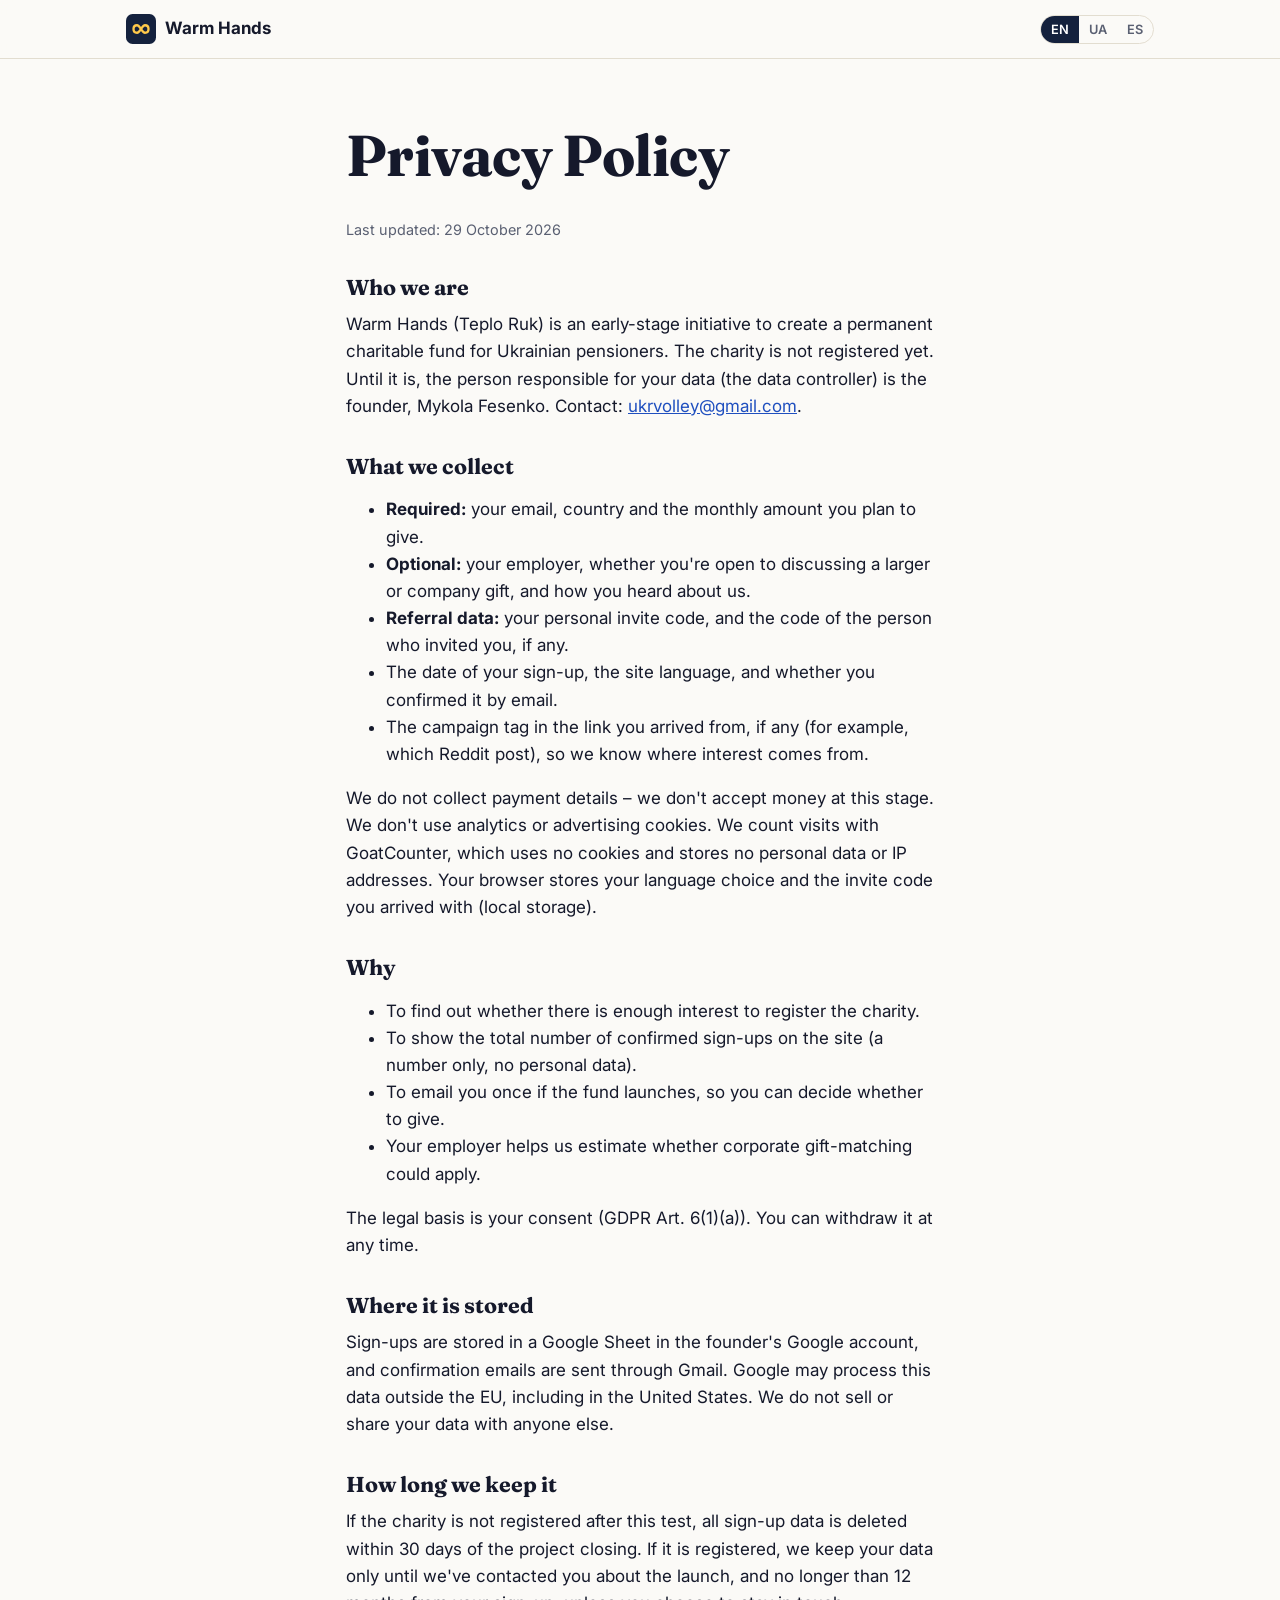
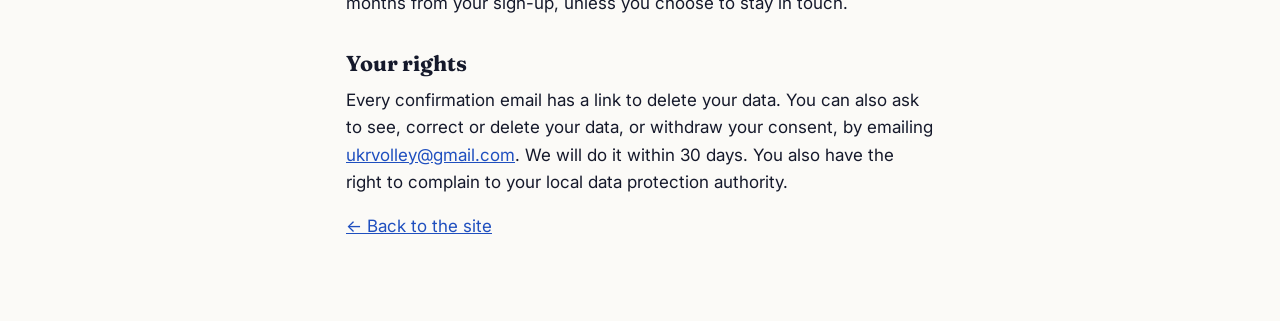
<file: privacy.html>
<!doctype html>
<html lang="en">
<head>
  <meta charset="utf-8">
  <meta name="viewport" content="width=device-width, initial-scale=1">
  <title>Privacy Policy – Warm Hands</title>
  <link rel="icon" href="favicon.svg" type="image/svg+xml">
  <link rel="preconnect" href="https://fonts.googleapis.com">
  <link rel="preconnect" href="https://fonts.gstatic.com" crossorigin>
  <link href="https://fonts.googleapis.com/css2?family=Fraunces:opsz,wght@9..144,600;9..144,700&family=Inter:wght@400;500;600;700&display=swap" rel="stylesheet">
  <link rel="stylesheet" href="styles.css?v=202610291724">
</head>
<body>
  <header class="site-header">
    <div class="container header-inner">
      <a href="./" class="brand"><img src="favicon.svg" alt="" width="30" height="30"> <span class="brand-name">Warm Hands</span></a>
      <div class="lang" role="group" aria-label="Language">
        <button type="button" data-lang="en">EN</button>
        <button type="button" data-lang="uk">UA</button>
        <button type="button" data-lang="es">ES</button>
      </div>
    </div>
  </header>

  <main class="section">
    <article class="container narrow policy" data-page-lang="en" lang="en">
      <h1>Privacy Policy</h1>
      <p class="fine">Last updated: 29 October 2026</p>
      <h2>Who we are</h2>
      <p>Warm Hands (Teplo Ruk) is an early-stage initiative to create a permanent charitable fund for Ukrainian pensioners. The charity is not registered yet. Until it is, the person responsible for your data (the data controller) is the founder, Mykola Fesenko. Contact: <a class="contact-email" href="#"></a>.</p>
      <h2>What we collect</h2>
      <ul>
        <li><strong>Required:</strong> your email, country and the monthly amount you plan to give.</li>
        <li><strong>Optional:</strong> your employer, whether you're open to discussing a larger or company gift, and how you heard about us.</li>
        <li><strong>Referral data:</strong> your personal invite code, and the code of the person who invited you, if any.</li>
        <li>The date of your sign-up, the site language, and whether you confirmed it by email.</li>
        <li>The campaign tag in the link you arrived from, if any (for example, which Reddit post), so we know where interest comes from.</li>
      </ul>
      <p>We do not collect payment details – we don't accept money at this stage. We don't use analytics or advertising cookies.<span class="if-analytics" hidden> We count visits with GoatCounter, which uses no cookies and stores no personal data or IP addresses.</span> Your browser stores your language choice and the invite code you arrived with (local storage).</p>
      <h2>Why</h2>
      <ul>
        <li>To find out whether there is enough interest to register the charity.</li>
        <li>To show the total number of confirmed sign-ups on the site (a number only, no personal data).</li>
        <li>To email you once if the fund launches, so you can decide whether to give.</li>
        <li>Your employer helps us estimate whether corporate gift-matching could apply.</li>
      </ul>
      <p>The legal basis is your consent (GDPR Art. 6(1)(a)). You can withdraw it at any time.</p>
      <h2>Where it is stored</h2>
      <p>Sign-ups are stored in a Google Sheet in the founder's Google account, and confirmation emails are sent through Gmail. Google may process this data outside the EU, including in the United States. We do not sell or share your data with anyone else.</p>
      <h2>How long we keep it</h2>
      <p>If the charity is not registered after this test, all sign-up data is deleted within 30 days of the project closing. If it is registered, we keep your data only until we've contacted you about the launch, and no longer than 12 months from your sign-up, unless you choose to stay in touch.</p>
      <h2>Your rights</h2>
      <p>Every confirmation email has a link to delete your data. You can also ask to see, correct or delete your data, or withdraw your consent, by emailing <a class="contact-email" href="#"></a>. We will do it within 30 days. You also have the right to complain to your local data protection authority.</p>
      <p><a href="./">← Back to the site</a></p>
    </article>

    <article class="container narrow policy" data-page-lang="uk" lang="uk" hidden>
      <h1>Політика конфіденційності</h1>
      <p class="fine">Оновлено: 29 жовтня 2026 року</p>
      <h2>Хто ми</h2>
      <p>«Тепло рук» (Warm Hands) – ініціатива на ранньому етапі, мета якої – створити вічний благодійний фонд для українських пенсіонерів. Фонд ще не зареєстровано. До реєстрації відповідальна за ваші дані особа (контролер даних) – засновник Микола Фесенко. Контакт: <a class="contact-email" href="#"></a>.</p>
      <h2>Що ми збираємо</h2>
      <ul>
        <li><strong>Обов'язково:</strong> ваш email, країну і суму, яку ви плануєте давати щомісяця.</li>
        <li><strong>Необов'язково:</strong> вашого роботодавця, чи готові ви обговорити більший внесок або внесок від компанії, і звідки ви про нас дізналися.</li>
        <li><strong>Реферальні дані:</strong> ваш особистий код запрошення і код людини, яка вас запросила, якщо такий є.</li>
        <li>Дату заявки, мову сайту і те, чи підтвердили ви заявку через email.</li>
        <li>Мітку кампанії в посиланні, за яким ви прийшли, якщо вона є (наприклад, з якого поста на Reddit), щоб розуміти, звідки інтерес.</li>
      </ul>
      <p>Платіжних даних ми не збираємо – на цьому етапі гроші не приймаються. Аналітичних і рекламних cookie ми не використовуємо.<span class="if-analytics" hidden> Відвідування рахуємо через GoatCounter: він не використовує cookie і не зберігає персональних даних чи IP-адрес.</span> Ваш браузер зберігає вибрану мову і код запрошення, з яким ви прийшли (local storage).</p>
      <h2>Навіщо</h2>
      <ul>
        <li>Щоб з'ясувати, чи достатньо інтересу для реєстрації фонду.</li>
        <li>Щоб показувати на сайті загальну кількість підтверджених заявок (лише число, без персональних даних).</li>
        <li>Щоб один раз написати вам, якщо фонд запуститься, – і ви вирішите, чи робити внесок.</li>
        <li>Роботодавець допомагає оцінити, чи можливе корпоративне подвоєння пожертв (corporate matching).</li>
      </ul>
      <p>Правова підстава – ваша згода (ст. 6(1)(a) GDPR). Ви можете відкликати її будь-коли.</p>
      <h2>Де зберігаються дані</h2>
      <p>Заявки зберігаються в Google-таблиці в Google-акаунті засновника, листи підтвердження надсилаються через Gmail. Google може обробляти ці дані за межами ЄС, зокрема у США. Ми не продаємо і не передаємо ваші дані нікому іншому.</p>
      <h2>Як довго ми їх зберігаємо</h2>
      <p>Якщо після цієї перевірки фонд не буде зареєстровано, усі дані заявок видаляються протягом 30 днів після закриття проєкту. Якщо фонд зареєструють, ми зберігаємо ваші дані лише доти, доки не повідомимо вас про запуск, і не довше 12 місяців від дати заявки – якщо ви самі не захочете лишатися на зв'язку.</p>
      <h2>Ваші права</h2>
      <p>У кожному листі підтвердження є посилання для видалення ваших даних. Також ви можете попросити переглянути, виправити або видалити дані чи відкликати згоду, написавши на <a class="contact-email" href="#"></a>. Ми зробимо це протягом 30 днів. Ви також маєте право подати скаргу до органу із захисту персональних даних у вашій країні.</p>
      <p><a href="./">← Повернутися на сайт</a></p>
    </article>

    <article class="container narrow policy" data-page-lang="es" lang="es" hidden>
      <h1>Política de privacidad</h1>
      <p class="fine">Última actualización: 29 de octubre de 2026</p>
      <h2>Quiénes somos</h2>
      <p>Manos Cálidas (Teplo Ruk) es una iniciativa en fase inicial para crear un fondo benéfico permanente para pensionistas ucranianos. La fundación aún no está registrada. Hasta entonces, el responsable de tus datos es su fundador, Mykola Fesenko. Contacto: <a class="contact-email" href="#"></a>.</p>
      <h2>Qué datos recogemos</h2>
      <ul>
        <li><strong>Obligatorios:</strong> tu email, tu país y el importe mensual que piensas donar.</li>
        <li><strong>Opcionales:</strong> la empresa donde trabajas, si estás dispuesto a hablar de una donación mayor o de tu empresa, y cómo nos conociste.</li>
        <li><strong>Datos de invitación:</strong> tu código personal de invitación y, si lo hay, el de la persona que te invitó.</li>
        <li>La fecha de tu inscripción, el idioma del sitio y si la confirmaste por email.</li>
        <li>La etiqueta de campaña del enlace por el que llegaste, si la hay (por ejemplo, qué publicación de Reddit), para saber de dónde viene el interés.</li>
      </ul>
      <p>No recogemos datos de pago: en esta fase no aceptamos dinero. No usamos cookies de analítica ni de publicidad.<span class="if-analytics" hidden> Contamos las visitas con GoatCounter, que no usa cookies ni guarda datos personales ni direcciones IP.</span> Tu navegador guarda el idioma elegido y el código de invitación con el que llegaste (almacenamiento local).</p>
      <h2>Para qué</h2>
      <ul>
        <li>Para saber si hay suficiente interés para registrar la fundación.</li>
        <li>Para mostrar en la web el número total de inscripciones confirmadas (solo una cifra, sin datos personales).</li>
        <li>Para escribirte una vez si el fondo se pone en marcha, y que decidas si donar.</li>
        <li>Tu empresa nos ayuda a estimar si podría aplicarse el corporate matching (la empresa iguala tu donación).</li>
      </ul>
      <p>La base jurídica es tu consentimiento (art. 6.1.a del RGPD). Puedes retirarlo en cualquier momento.</p>
      <h2>Dónde se guardan</h2>
      <p>Las inscripciones se guardan en una hoja de cálculo de Google en la cuenta del fundador, y los emails de confirmación se envían a través de Gmail. Google puede tratar estos datos fuera de la UE, incluso en Estados Unidos. No vendemos ni cedemos tus datos a nadie más.</p>
      <h2>Cuánto tiempo los conservamos</h2>
      <p>Si tras esta prueba no se registra la fundación, todos los datos se eliminan en un plazo de 30 días desde el cierre del proyecto. Si se registra, conservamos tus datos solo hasta avisarte del lanzamiento y como máximo 12 meses desde tu inscripción, salvo que decidas seguir en contacto.</p>
      <h2>Tus derechos</h2>
      <p>Cada email de confirmación incluye un enlace para eliminar tus datos. También puedes pedir ver, corregir o eliminar tus datos, o retirar tu consentimiento, escribiendo a <a class="contact-email" href="#"></a>. Lo haremos en un plazo de 30 días. También tienes derecho a reclamar ante la autoridad de protección de datos de tu país.</p>
      <p><a href="./">← Volver a la web</a></p>
    </article>
  </main>

  <script src="config.js?v=202610291724"></script>
  <script src="pages.js?v=202610291724"></script>
</body>
</html>
</file>
<file: styles.css>
:root {
  --bg: #fbfaf7;
  --bg-alt: #f1eee6;
  --surface: #ffffff;
  --text: #15192b;
  --muted: #5a6072;
  --navy: #14213d;
  --accent: #ffc94a;
  --accent-dark: #e8a900;
  --link: #1f4fbf;
  --border: #e2ddd0;
  --warn-bg: #fff4d6;
  --radius: 14px;
}
@media (prefers-color-scheme: dark) {
  :root {
    --bg: #11141f;
    --bg-alt: #181c2b;
    --surface: #1f2436;
    --text: #eef0f6;
    --muted: #a3a9bb;
    --link: #8fb0ff;
    --border: #2d3348;
    --warn-bg: #3a3218;
  }
}

* { box-sizing: border-box; }
html { scroll-behavior: smooth; scroll-padding-top: 64px; }
body {
  margin: 0;
  font: 17px/1.6 "Inter", system-ui, sans-serif;
  color: var(--text);
  background: var(--bg);
  -webkit-text-size-adjust: 100%;
}
h1, h2, h3 { font-family: "Fraunces", Georgia, serif; line-height: 1.15; margin: 0 0 .5em; }
h1 { font-size: clamp(2rem, 6vw, 3.6rem); letter-spacing: -.01em; }
h1 span { color: var(--muted); }
h2 { font-size: clamp(1.6rem, 4vw, 2.3rem); }
p { margin: 0 0 1em; }
a { color: var(--link); }
[hidden] { display: none !important; }

.container { max-width: 1060px; margin: 0 auto; padding: 0 16px; }
.narrow { max-width: 620px; }

.status-bar {
  background: var(--navy); color: #fff; text-align: center;
  font-size: .88rem; padding: 8px 16px;
}
.status-bar strong { color: var(--accent); }

.site-header {
  position: sticky; top: 0; z-index: 10;
  background: color-mix(in srgb, var(--bg) 90%, transparent);
  backdrop-filter: blur(8px);
  border-bottom: 1px solid var(--border);
}
.header-inner { display: flex; align-items: center; justify-content: space-between; height: 58px; gap: 12px; }
.brand { display: flex; align-items: center; gap: 9px; font-weight: 700; color: var(--text); text-decoration: none; }

.brand-sub { font-weight: 500; color: var(--muted); font-size: .85em; }
.tagline {
  display: inline-block; font-weight: 700; letter-spacing: .04em; text-transform: uppercase;
  font-size: .85rem; background: var(--navy); color: var(--accent); padding: 5px 12px; border-radius: 999px;
}
.header-right { display: flex; align-items: center; gap: 12px; }
.lang { display: flex; border: 1px solid var(--border); border-radius: 999px; overflow: hidden; }
.lang button {
  border: 0; background: transparent; color: var(--muted); cursor: pointer;
  font: 600 .8rem "Inter", sans-serif; padding: 6px 10px;
}
.lang button[aria-pressed="true"] { background: var(--navy); color: #fff; }
@media (max-width: 520px) { .hide-xs { display: none; } .brand-sub { display: none; } }
.banner { background: #d8f5df; color: #124a22; padding: 12px 0; font-weight: 600; }

.btn {
  display: inline-block; border: 0; cursor: pointer;
  background: var(--accent); color: #15192b;
  font: 600 1rem "Inter", sans-serif; text-decoration: none; text-align: center;
  padding: 14px 24px; border-radius: 999px; transition: background .15s;
}
.btn:hover { background: var(--accent-dark); }
.btn:disabled { opacity: .6; cursor: wait; }
.btn-ghost { background: transparent; color: var(--text); box-shadow: inset 0 0 0 2px var(--text); }
.btn-ghost:hover { background: var(--bg-alt); }
.btn-small { padding: 8px 16px; font-size: .9rem; }
.btn-block { display: block; width: 100%; }

.hero { padding: 72px 0 64px; }
.lead { font-size: 1.15rem; color: var(--muted); max-width: 700px; }
.hero-actions { display: flex; flex-wrap: wrap; gap: 12px; margin: 28px 0 18px; }
.counter-line { font-weight: 600; }
.counter-line span { font-size: 1.4rem; }

.section { padding: 64px 0; }
.section-alt { background: var(--bg-alt); }
.section-lead { color: var(--muted); font-size: 1.08rem; max-width: 680px; }
.fine { font-size: .9rem; color: var(--muted); }

.flow { list-style: none; padding: 0; margin: 24px 0; display: grid; grid-template-columns: repeat(3, 1fr); gap: 18px; }
.flow li { display: flex; gap: 14px; background: var(--surface); border: 1px solid var(--border); border-radius: var(--radius); padding: 20px; }
.flow-n {
  flex: none; display: grid; place-items: center; width: 34px; height: 34px;
  border-radius: 50%; background: var(--navy); color: var(--accent); font-weight: 700;
}

/* Calculator */
.calc { display: grid; grid-template-columns: 1fr 1fr; gap: 24px; margin-top: 24px; }
.calc-inputs, .calc-result {
  background: var(--surface); border: 1px solid var(--border); border-radius: var(--radius); padding: 22px;
}
.seg { display: inline-flex; background: var(--bg-alt); border-radius: 999px; padding: 4px; margin-bottom: 18px; }
.seg button {
  border: 0; background: transparent; color: var(--text); cursor: pointer;
  font: 600 .95rem "Inter", sans-serif; padding: 8px 18px; border-radius: 999px;
}
.seg button[aria-pressed="true"] { background: var(--navy); color: #fff; }
.seg-small { margin-bottom: 12px; }
.field { margin-bottom: 18px; }
.field label { display: block; font-weight: 500; margin-bottom: 6px; }
.field output { font-weight: 700; }
input[type="range"] { width: 100%; accent-color: var(--navy); height: 28px; }
.assumptions { border: 1px dashed var(--border); border-radius: 10px; padding: 14px; margin: 6px 0 0; }
.assumptions legend { font-weight: 600; padding: 0 6px; }
.assumptions label { display: flex; justify-content: space-between; align-items: center; gap: 10px; margin-top: 8px; font-size: .95rem; }
.assumptions input { width: 92px; }

.calc-result { background: var(--navy); color: #fff; border: 0; display: flex; flex-direction: column; }
.res-label { color: #c5cbe0; font-size: .95rem; }
.res-main { font-family: "Fraunces", serif; font-size: clamp(1.5rem, 3.5vw, 2rem); line-height: 1.25; }
.res-main b { color: var(--accent); }
.res-cost { font-weight: 600; }
.res-small { color: #c5cbe0; font-size: .92rem; }
.res-warn { background: var(--warn-bg); color: var(--text); border-radius: 10px; padding: 10px 12px; font-size: .92rem; }
.calc-result .btn { margin-top: auto; }

.math { margin-top: 20px; background: var(--surface); border: 1px solid var(--border); border-radius: var(--radius); padding: 14px 18px; }
.math summary { cursor: pointer; font-weight: 600; }
.math pre { white-space: pre-wrap; font-size: .85rem; background: var(--bg-alt); padding: 14px; border-radius: 8px; overflow-x: auto; }

/* About */
.about { display: flex; gap: 28px; align-items: center; }
.avatar {
  position: relative; flex: none; width: 128px; height: 128px; border-radius: 50%;
  background: var(--navy); color: var(--accent); display: grid; place-items: center;
  font: 700 2.2rem "Fraunces", serif; overflow: hidden;
}
.avatar img { position: absolute; inset: 0; width: 100%; height: 100%; object-fit: cover; }

.status-list { padding-left: 20px; }
.status-list li { margin-bottom: 10px; }

/* Form */
.form { display: grid; gap: 16px; margin-top: 20px; }
.form label { display: grid; gap: 6px; font-weight: 500; }
.form fieldset { border: 0; padding: 0; margin: 0; }
.form legend { font-weight: 500; margin-bottom: 8px; }
.req { color: #c0392b; }
input[type="email"], input[type="text"], input[type="number"], select {
  font: 16px "Inter", sans-serif; padding: 12px 14px; border-radius: 10px;
  border: 1px solid var(--border); background: var(--surface); color: var(--text); width: 100%;
}
.assumptions input { padding: 6px 8px; }
.chips { display: flex; flex-wrap: wrap; gap: 8px; }
.chips label {
  display: flex; align-items: center; gap: 6px; padding: 10px 16px; border-radius: 999px;
  border: 1px solid var(--border); background: var(--surface); cursor: pointer; font-weight: 600;
}
.chips label:has(input:checked) { background: var(--navy); color: #fff; border-color: var(--navy); }
.chips input { accent-color: var(--accent); }
#amountOther { margin-top: 10px; max-width: 200px; }
.form .check { display: flex; gap: 10px; align-items: flex-start; font-weight: 400; }
.check input { margin-top: 5px; width: 18px; height: 18px; flex: none; }
.optional { border: 1px solid var(--border); border-radius: 10px; padding: 12px 14px; }
.optional summary { cursor: pointer; font-weight: 600; }
.optional[open] { display: grid; gap: 14px; }
.optional small { color: var(--muted); font-weight: 400; }
.hp { position: absolute; left: -9999px; width: 1px; height: 1px; opacity: 0; }
.form-error { background: #fde3e0; color: #8a1f12; border-radius: 10px; padding: 10px 14px; margin: 0; }

.thanks { background: var(--surface); border: 1px solid var(--border); border-radius: var(--radius); padding: 24px; margin-top: 20px; }
.ref { display: flex; gap: 8px; }
.ref input { flex: 1; min-width: 0; }

.site-footer { padding: 32px 0 48px; border-top: 1px solid var(--border); font-size: .9rem; color: var(--muted); }

@media (max-width: 760px) {
  .flow, .calc { grid-template-columns: 1fr; }
  .about { flex-direction: column; align-items: flex-start; }
  .hero { padding: 48px 0; }
  .section { padding: 48px 0; }
  .hero-actions .btn { flex: 1 1 100%; }
  .brand { font-size: .95rem; }
}

/* Dollar split */
.split { display: flex; height: 56px; border-radius: 12px; overflow: hidden; margin: 26px 0 16px; font-weight: 700; }
.split > div { display: flex; align-items: center; justify-content: center; color: #fff; min-width: 0; }
.split-cap { background: var(--navy); color: var(--accent) !important; font-size: 1.2rem; }
.split-ops { background: #6b7a99; }
.split-fee { background: #c3c8d4; }
.split-legend, .yield-list { list-style: none; padding: 0; margin: 0; display: grid; gap: 10px; }
.split-legend li { display: flex; gap: 10px; align-items: baseline; }
.dot { flex: none; width: 12px; height: 12px; border-radius: 3px; display: inline-block; }
.dot-cap { background: var(--navy); } .dot-ops { background: #6b7a99; } .dot-fee { background: #c3c8d4; }
@media (prefers-color-scheme: dark) { .split-cap, .dot-cap { background: #2e4a8c; } }
.yield-list li { padding-left: 20px; position: relative; }
.yield-list li::before { content: ""; position: absolute; left: 0; top: .6em; width: 8px; height: 8px; border-radius: 50%; background: var(--accent-dark); }
.sub { margin-top: 36px; font-size: 1.25rem; }
.calc-note { margin-top: 16px; }

/* Commitments */
.commit-grid { display: grid; grid-template-columns: repeat(3, 1fr); gap: 16px; margin: 24px 0; }
.commit-grid > div { background: var(--surface); border: 1px solid var(--border); border-top: 4px solid var(--accent); border-radius: var(--radius); padding: 18px 20px; }
.commit-grid h3 { font-size: 1.1rem; }
.commit-grid p { margin: 0; color: var(--muted); font-size: .95rem; }
.more { font-weight: 600; }

/* Roadmap */
.road { list-style: none; padding: 0; margin: 16px 0 0; counter-reset: road; display: grid; gap: 10px; }
.road li { counter-increment: road; display: flex; align-items: center; gap: 12px; color: var(--muted); }
.road li::before {
  content: counter(road); flex: none; display: grid; place-items: center; width: 30px; height: 30px;
  border-radius: 50%; border: 2px solid var(--border); font-weight: 700; font-size: .9rem;
}
.road li.now { color: var(--text); font-weight: 600; }
.road li.now::before { background: var(--accent); border-color: var(--accent); color: #15192b; }
.road em { font-style: normal; font-size: .75rem; text-transform: uppercase; letter-spacing: .05em; background: var(--navy); color: var(--accent); padding: 2px 8px; border-radius: 999px; }

/* FAQ */
.faq-item { background: var(--surface); border: 1px solid var(--border); border-radius: 12px; margin-bottom: 10px; }
.faq-item summary { cursor: pointer; padding: 16px 18px; font-weight: 600; list-style: none; position: relative; padding-right: 44px; }
.faq-item summary::-webkit-details-marker { display: none; }
.faq-item summary::after { content: "+"; position: absolute; right: 18px; top: 12px; font-size: 1.4rem; color: var(--muted); }
.faq-item[open] summary::after { content: "–"; }
.faq-item p { margin: 0; padding: 0 18px 16px; color: var(--muted); }

/* Principles page */
.policy h2 { font-size: 1.35rem; margin-top: 1.6em; }
.draft-note { background: var(--warn-bg); border-radius: 10px; padding: 12px 16px; }
.cl { color: var(--muted); font-size: .85em; white-space: nowrap; }

@media (max-width: 760px) {
  .commit-grid { grid-template-columns: 1fr; }
}

/* Share the calculation (on the dark result card) */
.btn-on-dark { background: transparent; color: #fff; box-shadow: inset 0 0 0 2px rgba(255,255,255,.5); margin-top: 10px; }
.btn-on-dark:hover { background: rgba(255,255,255,.08); }
.share-note { margin: 10px 0 0; font-size: .88rem; color: #c5cbe0; word-break: break-all; }

/* $1M example */
.ex-wrap { overflow-x: auto; margin: 14px 0; }
.ex-table { width: 100%; border-collapse: collapse; background: var(--surface); border-radius: 12px; overflow: hidden; font-size: .95rem; }
.ex-table th, .ex-table td { padding: 10px 12px; text-align: right; border-bottom: 1px solid var(--border); }
.ex-table th:first-child, .ex-table td:first-child { text-align: left; }
.ex-table th { font-size: .85rem; color: var(--muted); font-weight: 600; }
.ex-total td { font-weight: 700; }
.ex-table .pos { color: #1e7b3c; font-weight: 700; }
.ex-table .neg { color: #b03a2e; font-weight: 700; }
@media (prefers-color-scheme: dark) { .ex-table .pos { color: #6fd38f; } .ex-table .neg { color: #f08a7c; } }
@media (max-width: 520px) { .ex-table { font-size: .85rem; } .ex-table th, .ex-table td { padding: 8px 6px; } }

/* Share buttons after sign-up */
.share-title { margin: 18px 0 8px; font-weight: 600; }
.share-row { display: flex; flex-wrap: wrap; gap: 8px; }
.share-btn {
  display: inline-block; padding: 9px 16px; border-radius: 999px; border: 1px solid var(--border);
  background: var(--bg); color: var(--text); font: 600 .92rem "Inter", sans-serif; text-decoration: none; cursor: pointer;
}
.share-btn:hover { border-color: var(--text); }
</file>
